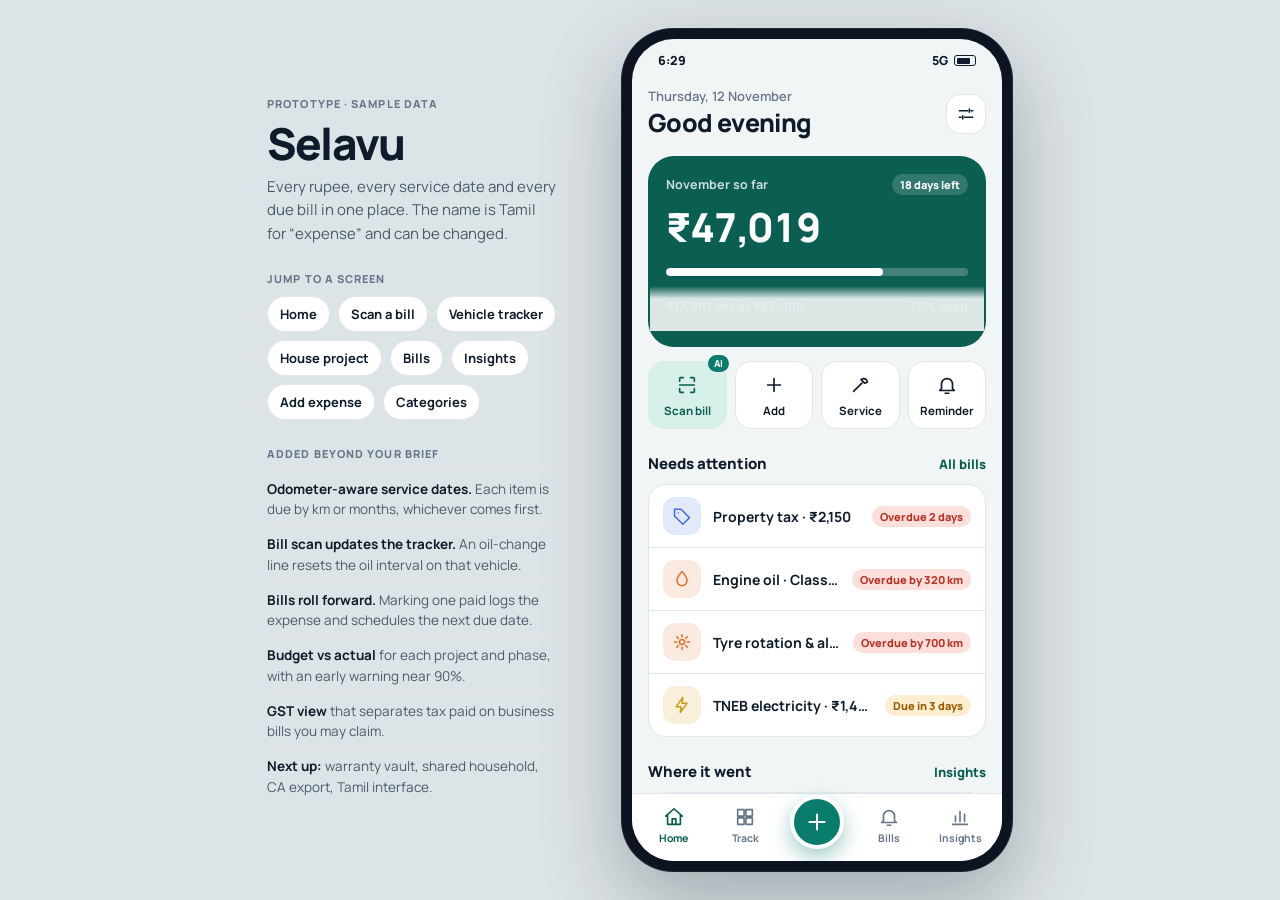
<file: public/assets/aistudio/Selavu_12ea3101.html>
<!doctype html><html><head><meta charset=utf8><meta name=viewport content="width=device-width,initial-scale=1,viewport-fit=cover"><style>:root{color-scheme:light;box-sizing:border-box;padding-top:env(safe-area-inset-top,0px);padding-bottom:env(safe-area-inset-bottom,0px)}html{scroll-padding-top:env(safe-area-inset-top,0px)}body{margin:0;padding:0;font:14px -apple-system,BlinkMacSystemFont,sans-serif;background:#fff;color:#000}img{max-width:100%}[hidden]:not([hidden=until-found i]){display:none!important}</style></head><body>
<title>Selavu</title>
<link rel="preconnect" href="https://fonts.googleapis.com">
<link rel="preconnect" href="https://fonts.gstatic.com" crossorigin>
<link href="https://fonts.googleapis.com/css2?family=Manrope:wght@400;500;600;700;800&family=IBM+Plex+Mono:wght@400;500;600&display=swap" rel="stylesheet">
<style>
/* Layout concept: a phone-sized app (framed on desktop, full-bleed on a phone) with a five-slot tab bar and a raised add button.
   Palette: cool paper-grey ground, deep teal as the single accent, one colour per spending category.
   Type: Manrope for the interface, IBM Plex Mono for bill and receipt data (GSTIN, HSN, tax lines). */
:root{
  --font-ui:'Manrope',system-ui,-apple-system,'Segoe UI',Roboto,sans-serif;
  --font-mono:'IBM Plex Mono',ui-monospace,Menlo,Consolas,monospace;
  --stage:#DDE4E7; --bezel:#0B1420;
  --bg:#F2F5F6; --surface:#FFFFFF; --sunk:#E7ECEF; --bar:#CBD6DB;
  --ink:#0D1B2A; --ink2:#4A5A6C; --ink3:#66768A; --line:#E0E6EA;
  --accent:#0A7C6B; --accent-ink:#075C50; --accent-soft:#D8F0EA; --on-accent:#FFFFFF;
  --hero:#0B5E52; --hero-fg:#FFFFFF;
  --ok:#17753F; --ok-soft:#DCF2E3; --warn:#9A5B00; --warn-soft:#FCEED0; --bad:#B83225; --bad-soft:#FADFDA;
  --c1:#E4702F; --c2:#3B6EE0; --c3:#2E9E6F; --c4:#D19A12; --c5:#8758D6; --c6:#D2457C; --c7:#12869B; --c8:#9A6B43; --c9:#5B6B80;
}
@media (prefers-color-scheme: dark){:root:not([data-theme="light"]){
  --stage:#070C11; --bg:#0B131B; --surface:#14202B; --sunk:#0F1A23; --bar:#2A3E4D;
  --ink:#EAF1F5; --ink2:#A3B2C0; --ink3:#8496A8; --line:#223240;
  --accent:#2CC3A7; --accent-ink:#5FE0C6; --accent-soft:#12372F; --on-accent:#04231D;
  --hero:#0F4A42; --hero-fg:#FFFFFF;
  --ok:#4CCB84; --ok-soft:#133522; --warn:#F0B04A; --warn-soft:#3A2B0E; --bad:#FF8A7A; --bad-soft:#3E1B17;
  --c1:#F08A4F; --c2:#6B96FF; --c3:#4CC48D; --c4:#EBBB45; --c5:#A98BF0; --c6:#EE6B9C; --c7:#35B5CB; --c8:#C48F66; --c9:#8DA0B5;
  color-scheme:dark}}
:root[data-theme="dark"]{
  --stage:#070C11; --bg:#0B131B; --surface:#14202B; --sunk:#0F1A23; --bar:#2A3E4D;
  --ink:#EAF1F5; --ink2:#A3B2C0; --ink3:#8496A8; --line:#223240;
  --accent:#2CC3A7; --accent-ink:#5FE0C6; --accent-soft:#12372F; --on-accent:#04231D;
  --hero:#0F4A42; --hero-fg:#FFFFFF;
  --ok:#4CCB84; --ok-soft:#133522; --warn:#F0B04A; --warn-soft:#3A2B0E; --bad:#FF8A7A; --bad-soft:#3E1B17;
  --c1:#F08A4F; --c2:#6B96FF; --c3:#4CC48D; --c4:#EBBB45; --c5:#A98BF0; --c6:#EE6B9C; --c7:#35B5CB; --c8:#C48F66; --c9:#8DA0B5;
  color-scheme:dark}

*{box-sizing:border-box}
html,body{height:100%}
body{margin:0;background:var(--stage);color:var(--ink);font-family:var(--font-ui);-webkit-font-smoothing:antialiased}
button{font:inherit;color:inherit;background:none;border:0;padding:0;cursor:pointer;-webkit-tap-highlight-color:transparent;text-align:inherit}
input,select{font:inherit;color:inherit}
h1,h2,h3,p,ul{margin:0;padding:0}
ul{list-style:none}
:focus-visible{outline:2px solid var(--accent);outline-offset:2px}
.num{font-variant-numeric:tabular-nums}
.mono{font-family:var(--font-mono)}
.sm{font-size:13px}.xs{font-size:11.5px}
.muted{color:var(--ink2)}.faint{color:var(--ink3)}

/* stage + device */
.stage{min-height:100%;display:flex;align-items:center;justify-content:center;gap:64px;padding-block:24px;
  padding-left:max(16px,env(safe-area-inset-left,0px));padding-right:max(16px,env(safe-area-inset-right,0px))}
.side{display:none;width:290px;flex:none}
@media (min-width:980px){.side{display:block}}
.side .eyebrow{font-size:11px;font-weight:800;letter-spacing:.1em;text-transform:uppercase;color:var(--ink3);margin:26px 0 10px}
.side h1{font-size:44px;font-weight:800;letter-spacing:-.04em;line-height:1}
.side .lede{margin-top:10px;color:var(--ink2);line-height:1.55;font-size:15px}
.jumps{display:flex;flex-wrap:wrap;gap:8px}
.jumps button{padding:8px 12px;border-radius:99px;background:var(--surface);border:1px solid var(--line);font-weight:700;font-size:13px}
.jumps button:hover{border-color:var(--accent);color:var(--accent-ink)}
.side li{font-size:13.5px;line-height:1.5;color:var(--ink2);padding:7px 0;border-top:1px solid var(--line)}
.side li b{color:var(--ink)}
.phone{position:relative;flex:none;width:392px;height:min(844px,calc(100dvh - 48px));min-height:640px;background:var(--bezel);border-radius:52px;padding:11px;box-shadow:0 30px 80px rgba(8,20,30,.28),0 0 0 1px rgba(255,255,255,.08) inset}
.device{position:relative;width:100%;height:100%;background:var(--bg);border-radius:42px;overflow:hidden;display:flex;flex-direction:column}
.sb{flex:none;height:34px;display:flex;align-items:flex-end;justify-content:space-between;padding:0 26px 4px;font-size:12.5px;font-weight:800}
.sb i{display:inline-block;width:22px;height:11px;border:1.5px solid currentColor;border-radius:3px;position:relative}
.sb i::after{content:"";position:absolute;inset:1.5px;right:5px;background:currentColor;border-radius:1px}
@media (max-width:520px){
  .stage{padding:0;display:block;height:100%}
  .phone{width:100%;height:100%;min-height:0;padding:0;border-radius:0;box-shadow:none}
  .device{border-radius:0}
  .sb{display:none}
}
.viewport{flex:1;min-height:0;position:relative;overflow:hidden}
.scr{position:absolute;inset:0;overflow-y:auto;overflow-x:hidden;overscroll-behavior:contain;
  padding-top:6px;padding-bottom:110px;padding-left:max(16px,env(safe-area-inset-left,0px));padding-right:max(16px,env(safe-area-inset-right,0px))}
.scr[data-v="add"]{padding-bottom:0}
.scr[data-step="cap"],.scr[data-step="read"]{padding:0;overflow:hidden;background:#0B1420}

/* tab bar */
.tabbar{flex:none;display:grid;grid-template-columns:repeat(5,1fr);align-items:end;background:var(--surface);border-top:1px solid var(--line);
  padding:8px max(6px,env(safe-area-inset-right,0px)) max(12px,env(safe-area-inset-bottom,0px)) max(6px,env(safe-area-inset-left,0px))}
.tab{display:flex;flex-direction:column;align-items:center;gap:3px;padding:4px 0;font-size:10.5px;font-weight:700;color:var(--ink3)}
.tab[aria-current="page"]{color:var(--accent-ink)}
.fab{width:54px;height:54px;border-radius:50%;background:var(--accent);color:var(--on-accent);display:grid;place-items:center;margin:-26px auto 0;box-shadow:0 8px 20px rgba(10,124,107,.38);border:4px solid var(--surface)}

/* shared parts */
.top{display:flex;align-items:center;justify-content:space-between;gap:12px;padding:8px 0 16px}
.t-h1{font-size:25px;font-weight:800;letter-spacing:-.025em}
.ib{width:40px;height:40px;border-radius:14px;display:grid;place-items:center;background:var(--surface);border:1px solid var(--line);flex:none}
.nav{display:flex;align-items:center;gap:10px;padding:6px 0 14px}
.nt{flex:1;font-size:18px;font-weight:800;letter-spacing:-.01em;min-width:0;white-space:nowrap;overflow:hidden;text-overflow:ellipsis}
.navr{display:flex;gap:8px}
.sec{display:flex;align-items:center;justify-content:space-between;margin:24px 0 10px}
.sec h2{font-size:15px;font-weight:800}
.link{color:var(--accent-ink);font-weight:800;font-size:13px}
.card{background:var(--surface);border:1px solid var(--line);border-radius:18px;padding:14px}
.list{background:var(--surface);border:1px solid var(--line);border-radius:18px;overflow:hidden}
.li{display:flex;align-items:center;gap:12px;padding:12px 14px;width:100%}
.li+.li{border-top:1px solid var(--line)}
.mid{flex:1;min-width:0;display:block}
.ttl{display:block;font-weight:700;font-size:14px;white-space:nowrap;overflow:hidden;text-overflow:ellipsis}
.sub{display:block;font-size:12px;color:var(--ink2);margin-top:2px}
.amt{font-weight:800;font-size:14px;white-space:nowrap;font-variant-numeric:tabular-nums}
.tile{width:38px;height:38px;border-radius:12px;display:grid;place-items:center;flex:none;color:var(--c);background:color-mix(in srgb,var(--c) 15%,var(--surface))}
.pill{display:inline-flex;align-items:center;gap:4px;padding:3px 8px;border-radius:99px;font-size:11px;font-weight:800;white-space:nowrap;background:var(--sunk);color:var(--ink2)}
.pill.ok{background:var(--ok-soft);color:var(--ok)}.pill.warn{background:var(--warn-soft);color:var(--warn)}.pill.bad{background:var(--bad-soft);color:var(--bad)}.pill.acc{background:var(--accent-soft);color:var(--accent-ink)}
.bar{display:block;height:8px;border-radius:99px;background:var(--sunk);overflow:hidden}
.bar i{display:block;height:100%;border-radius:99px;background:var(--accent)}
.bar.ok i{background:var(--ok)}.bar.warn i{background:var(--warn)}.bar.bad i{background:var(--bad)}
.bar.w{background:rgba(255,255,255,.22)}.bar.w i{background:#fff}
.row{display:flex;align-items:center}.between{justify-content:space-between}.g8{gap:8px}.g12{gap:12px}
.seg{display:flex;background:var(--sunk);border-radius:13px;padding:3px;gap:2px}
.seg button{flex:1;padding:9px 8px;border-radius:10px;font-weight:800;font-size:13px;color:var(--ink2);text-align:center}
.seg button[aria-pressed="true"]{background:var(--surface);color:var(--ink);box-shadow:0 1px 3px rgba(0,0,0,.12)}
.chips{display:flex;flex-wrap:wrap;gap:8px}
.chip{padding:8px 12px;border-radius:99px;border:1px solid var(--line);background:var(--surface);font-weight:700;font-size:13px;display:inline-flex;align-items:center;gap:6px}
.chip[aria-pressed="true"]{background:var(--accent-soft);border-color:var(--accent);color:var(--accent-ink)}
.chips.scroll{flex-wrap:nowrap;overflow-x:auto;margin-right:calc(-1 * max(16px,env(safe-area-inset-right,0px)));padding-bottom:4px}
.chips.scroll .chip{flex:none}
.btn{min-height:46px;border-radius:14px;padding:0 18px;font-weight:800;display:inline-flex;align-items:center;justify-content:center;gap:8px;font-size:15px;text-align:center}
.btn.pri{background:var(--accent);color:var(--on-accent)}
.btn.sec{background:var(--sunk)}
.btn.bad{background:var(--bad-soft);color:var(--bad)}
.btn.block{width:100%}
.btn.sm{min-height:34px;font-size:13px;padding:0 12px;border-radius:10px}
label,.lab{display:block;font-size:12px;font-weight:800;color:var(--ink2);margin:16px 0 7px;letter-spacing:.01em}
.inp{width:100%;height:46px;border-radius:13px;border:1px solid var(--line);background:var(--surface);padding:0 13px;font-size:15px;font-weight:600}
.inp:focus{outline:2px solid var(--accent);border-color:transparent}
select.inp{appearance:none;background-image:linear-gradient(45deg,transparent 50%,var(--ink3) 50%),linear-gradient(135deg,var(--ink3) 50%,transparent 50%);background-position:calc(100% - 20px) 20px,calc(100% - 15px) 20px;background-size:5px 5px;background-repeat:no-repeat;padding-right:34px}
.two{display:grid;grid-template-columns:1fr 1fr;gap:10px}
.note{display:flex;gap:10px;align-items:flex-start;padding:12px 14px;border-radius:14px;font-size:13px;font-weight:600;line-height:1.45}
.note.warn{background:var(--warn-soft);color:var(--warn)}.note.bad{background:var(--bad-soft);color:var(--bad)}.note.ok{background:var(--ok-soft);color:var(--ok)}.note.acc{background:var(--accent-soft);color:var(--accent-ink)}
.note svg{flex:none;margin-top:1px}

/* home */
.hero{background:var(--hero);color:var(--hero-fg);border-radius:26px;padding:18px 18px 16px}
.hero .lbl{font-size:12.5px;font-weight:700;opacity:.8}
.hero .big{font-size:40px;font-weight:800;letter-spacing:-.035em;margin:4px 0 14px;font-variant-numeric:tabular-nums}
.hero .foot{display:flex;justify-content:space-between;gap:8px;font-size:12.5px;font-weight:600;margin-top:10px;opacity:.9}
.hero .pill{background:rgba(255,255,255,.16);color:#fff}
.qa{display:grid;grid-template-columns:repeat(4,1fr);gap:8px;margin-top:14px}
.qa button{display:flex;flex-direction:column;align-items:center;gap:7px;padding:12px 4px 10px;background:var(--surface);border:1px solid var(--line);border-radius:16px;font-size:11.5px;font-weight:700;text-align:center;position:relative}
.qa button.hot{background:var(--accent-soft);border-color:transparent;color:var(--accent-ink)}
.qa .ai{position:absolute;top:-7px;right:-3px;background:var(--accent);color:var(--on-accent);font-size:9.5px;font-weight:800;padding:2px 6px;border-radius:99px}
.sbar{display:flex;gap:2px;height:12px;border-radius:99px;overflow:hidden}
.sbar i{display:block;min-width:3px}
.legend{display:grid;grid-template-columns:1fr 1fr;gap:8px 14px;margin-top:12px}
.legend span{display:flex;align-items:center;gap:7px;font-size:12px;font-weight:600;color:var(--ink2);min-width:0}
.legend b{color:var(--ink);margin-left:auto;font-variant-numeric:tabular-nums}
.dot{width:9px;height:9px;border-radius:3px;flex:none}

/* vehicle + project */
.vh .odo{font-size:34px;font-weight:800;letter-spacing:-.03em}
.vh .odo small{font-size:14px;font-weight:700;color:var(--ink2);margin-left:3px}
.stats3{display:grid;grid-template-columns:repeat(3,1fr);gap:8px;margin-top:14px;padding-top:14px;border-top:1px solid var(--line)}
.stats3 b{display:block;font-size:17px;font-weight:800;font-variant-numeric:tabular-nums}
.stats3 span{font-size:11.5px;color:var(--ink2);font-weight:600}
.item{display:block;width:100%;margin-bottom:10px}
.item .bar{margin:12px 0 8px;height:6px}
.item .next{display:block;font-size:12px;color:var(--ink2);font-weight:600}
.tl{position:relative;padding-left:18px;margin-left:4px;border-left:2px solid var(--line)}
.tl li{position:relative;padding:0 0 18px 14px}
.tl li::before{content:"";position:absolute;left:-26px;top:3px;width:12px;height:12px;border-radius:50%;background:var(--surface);border:3px solid var(--accent)}
.tl .when{font-weight:800;font-size:13.5px}
.tl .what{display:flex;flex-wrap:wrap;gap:6px;margin-top:8px}
.ph{padding:14px;background:var(--surface);border:1px solid var(--line);border-radius:16px;margin-bottom:10px}
.ph .r1{display:flex;justify-content:space-between;gap:10px;font-weight:700;font-size:14px;margin-bottom:9px}
.ph .r2{display:flex;justify-content:space-between;font-size:12px;color:var(--ink2);font-weight:600;margin-top:8px}

/* bills */
.cal{display:flex;gap:8px;overflow-x:auto;padding:2px 0 8px;margin-right:calc(-1 * max(16px,env(safe-area-inset-right,0px)))}
.day{flex:none;width:46px;padding:9px 0 8px;border-radius:15px;background:var(--surface);border:1px solid var(--line);text-align:center;display:flex;flex-direction:column;align-items:center;gap:3px}
.day small{font-size:10.5px;font-weight:700;color:var(--ink3)}
.day b{font-size:16px;font-weight:800;font-variant-numeric:tabular-nums}
.day i{width:6px;height:6px;border-radius:50%;background:transparent}
.day i.on{background:var(--warn)}.day i.late{background:var(--bad)}
.day.today{background:var(--accent);border-color:var(--accent);color:var(--on-accent)}
.day.today small{color:var(--on-accent);opacity:.85}
.sum3{display:grid;grid-template-columns:repeat(3,1fr);gap:8px}
.sum3 div{background:var(--surface);border:1px solid var(--line);border-radius:16px;padding:11px 10px}
.sum3 span{display:block;font-size:11px;font-weight:700;color:var(--ink2)}
.sum3 b{display:block;font-size:16px;font-weight:800;margin-top:3px;font-variant-numeric:tabular-nums}
.end{display:flex;flex-direction:column;align-items:flex-end;gap:7px}
.grp{font-size:12px;font-weight:800;letter-spacing:.06em;text-transform:uppercase;color:var(--ink3);margin:20px 0 8px}
.grp.bad{color:var(--bad)}

/* insights */
.chart{width:100%;height:auto;display:block}
.chart text{font-family:var(--font-ui);fill:var(--ink2);font-size:10.5px;font-weight:600}
.chart .grid{stroke:var(--line);stroke-width:1}
.cardlink{display:flex;gap:12px;align-items:flex-start;width:100%;margin-bottom:10px}
.cardlink p{font-size:13px;line-height:1.5;color:var(--ink2)}
.cardlink b{color:var(--ink);font-weight:800}

/* add */
.amtbox{display:flex;align-items:baseline;justify-content:center;gap:6px;padding:10px 0 2px}
.amtbox .cur{font-size:30px;font-weight:800;color:var(--ink3)}
.amtin{width:min(240px,70%);border:0;background:transparent;font-size:52px;font-weight:800;letter-spacing:-.03em;text-align:left;padding:0;outline:none;font-variant-numeric:tabular-nums;min-width:0}
.amtin::placeholder{color:var(--bar)}
.center{display:flex;justify-content:center}
.foot{position:sticky;bottom:0;margin:20px calc(-1 * max(16px,env(safe-area-inset-right,0px))) 0 calc(-1 * max(16px,env(safe-area-inset-left,0px)));padding:12px max(16px,env(safe-area-inset-right,0px)) max(16px,env(safe-area-inset-bottom,0px)) max(16px,env(safe-area-inset-left,0px));background:linear-gradient(to top,var(--bg) 72%,transparent)}
.lirow{display:grid;grid-template-columns:1fr 54px 78px 30px;gap:6px;margin-bottom:8px}
.lirow .inp{height:40px;padding:0 9px;font-size:14px}

/* scan */
.cam{position:absolute;inset:0;display:flex;flex-direction:column;color:#fff;background:#0B1420}
.cam .ct{display:flex;justify-content:space-between;align-items:center;padding:14px 16px 6px}
.cam .cb{width:40px;height:40px;border-radius:50%;background:rgba(255,255,255,.12);display:grid;place-items:center;color:#fff}
.vf{position:relative;flex:1;margin:10px 26px;display:grid;place-items:center}
.paper{width:78%;height:86%;background:#F7F4EC;border-radius:6px;transform:rotate(-2.5deg);padding:16px 14px;display:flex;flex-direction:column;gap:8px;box-shadow:0 20px 40px rgba(0,0,0,.4);position:relative;overflow:hidden}
.paper i{display:block;height:7px;border-radius:4px;background:#D9D4C6}
.paper i.h{height:11px;width:60%;background:#BDB6A3;margin:0 auto 6px}
.paper .sc{position:absolute;left:0;right:0;height:46px;top:-46px;background:linear-gradient(to bottom,transparent,rgba(44,195,167,.55));border-bottom:2px solid #2CC3A7;animation:sweep 1.9s ease-in-out infinite}
@keyframes sweep{0%{top:-46px}100%{top:100%}}
.cr{position:absolute;width:34px;height:34px;border:3px solid #fff;border-radius:6px}
.cr.a{top:0;left:0;border-right:0;border-bottom:0}.cr.b{top:0;right:0;border-left:0;border-bottom:0}.cr.c{bottom:0;left:0;border-right:0;border-top:0}.cr.d{bottom:0;right:0;border-left:0;border-top:0}
.cam .hint{text-align:center;font-size:13px;font-weight:600;opacity:.85;padding:0 24px}
.cam .types{display:flex;gap:6px;justify-content:center;flex-wrap:wrap;padding:10px 20px 0}
.cam .types span{font-size:11px;font-weight:700;padding:4px 9px;border-radius:99px;background:rgba(255,255,255,.12)}
.cam .ctl{display:flex;align-items:center;justify-content:space-around;padding:16px 24px max(28px,env(safe-area-inset-bottom,0px))}
.cam .ctl .sidebtn{display:flex;flex-direction:column;align-items:center;gap:6px;font-size:11px;font-weight:700;opacity:.9;width:60px}
.shutter{width:72px;height:72px;border-radius:50%;border:4px solid #fff;display:grid;place-items:center}
.shutter i{width:56px;height:56px;border-radius:50%;background:#fff;display:block}
.rs{margin:8px 26px 0;display:flex;flex-direction:column;gap:12px;padding-bottom:30px}
.rs li{display:flex;align-items:center;gap:10px;font-size:14px;font-weight:700;opacity:.45}
.rs li .ck{width:22px;height:22px;border-radius:50%;border:2px solid rgba(255,255,255,.4);display:grid;place-items:center;color:transparent}
.rs li.done{opacity:1}.rs li.done .ck{background:#2CC3A7;border-color:#2CC3A7;color:#04231D}
.meta{display:grid;grid-template-columns:1fr 1fr;gap:10px 14px}
.meta span{display:block;font-size:11px;font-weight:700;color:var(--ink3)}
.meta b{display:block;font-size:13px;font-weight:700;margin-top:2px;overflow-wrap:anywhere}
.conf{display:inline-flex;align-items:center;gap:5px}
.it{display:grid;grid-template-columns:1fr auto;gap:3px 12px;padding:12px 14px;width:100%;align-items:start}
.it+.it,.sbl{border-top:1px solid var(--line)}
.it .nm{font-weight:700;font-size:14px}
.it .dt{font-family:var(--font-mono);font-size:11.5px;color:var(--ink2)}
.it .am{font-family:var(--font-mono);font-weight:600;font-size:13.5px;text-align:right}
.it .fl{grid-column:1/-1;margin-top:4px}
.sbl{display:grid;grid-template-columns:1fr auto;gap:2px 12px;padding:8px 14px 8px 26px;font-family:var(--font-mono);font-size:11.5px;color:var(--ink2);background:var(--sunk)}
.tax{font-family:var(--font-mono);font-size:12.5px;display:flex;flex-direction:column;gap:7px}
.tax div{display:flex;justify-content:space-between;color:var(--ink2)}
.tax .tt{color:var(--ink);font-weight:600;font-size:15px;padding-top:9px;border-top:1px dashed var(--bar)}
.sw{display:flex;align-items:center;justify-content:space-between;gap:12px;width:100%}
.sw i{width:44px;height:26px;border-radius:99px;background:var(--bar);position:relative;flex:none;transition:background .15s}
.sw i::after{content:"";position:absolute;top:3px;left:3px;width:20px;height:20px;border-radius:50%;background:#fff;transition:transform .15s}
.sw[aria-pressed="true"] i{background:var(--accent)}.sw[aria-pressed="true"] i::after{transform:translateX(18px)}

/* sheet + toast */
.scrim{position:absolute;inset:0;background:rgba(5,12,20,.52);opacity:0;pointer-events:none;transition:opacity .2s;z-index:30}
.scrim.show{opacity:1;pointer-events:auto}
.sheet{position:absolute;left:0;right:0;bottom:0;z-index:31;background:var(--surface);border-radius:28px 28px 0 0;max-height:90%;overflow-y:auto;transform:translateY(105%);transition:transform .26s cubic-bezier(.2,.8,.2,1);visibility:hidden;
  padding:10px max(18px,env(safe-area-inset-right,0px)) max(22px,env(safe-area-inset-bottom,0px)) max(18px,env(safe-area-inset-left,0px))}
.sheet.show{transform:none;visibility:visible}
.grab{width:38px;height:4px;border-radius:4px;background:var(--bar);margin:0 auto 14px}
.sh-t{font-size:19px;font-weight:800;letter-spacing:-.015em;margin-bottom:4px}
.stack{display:flex;flex-direction:column;gap:10px;margin-top:18px}
.tiles{display:grid;grid-template-columns:1fr 1fr;gap:10px;margin-top:14px}
.tiles button{display:flex;flex-direction:column;gap:10px;padding:14px;border-radius:18px;background:var(--sunk);font-weight:800;font-size:14px;align-items:flex-start;position:relative}
.tiles button small{font-size:12px;font-weight:600;color:var(--ink2);margin-top:-6px}
.tiles button.hot{background:var(--accent-soft);color:var(--accent-ink)}
.tiles button.hot small{color:var(--accent-ink);opacity:.85}
.sw9{display:flex;gap:10px;flex-wrap:wrap}
.sw9 button{width:34px;height:34px;border-radius:50%;background:var(--c);border:3px solid var(--surface);box-shadow:0 0 0 2px transparent}
.sw9 button[aria-pressed="true"]{box-shadow:0 0 0 2px var(--ink)}
.icp button{width:40px;height:40px;border-radius:12px;display:grid;place-items:center;background:var(--sunk);color:var(--ink2)}
.icp button[aria-pressed="true"]{background:var(--accent-soft);color:var(--accent-ink);box-shadow:0 0 0 2px var(--accent)}
.toast{position:absolute;left:16px;right:16px;bottom:100px;z-index:40;background:var(--ink);color:var(--bg);padding:12px 14px;border-radius:14px;font-weight:700;font-size:13px;line-height:1.4;opacity:0;transform:translateY(8px);transition:opacity .2s,transform .2s;pointer-events:none}
.toast.show{opacity:1;transform:none}
@media (prefers-reduced-motion:reduce){*{animation:none!important;transition:none!important}}
</style>

<div class="stage">
  <aside class="side">
    <p class="eyebrow" style="margin-top:0">Prototype · sample data</p>
    <h1>Selavu</h1>
    <p class="lede">Every rupee, every service date and every due bill in one place. The name is Tamil for “expense” and can be changed.</p>
    <p class="eyebrow">Jump to a screen</p>
    <div class="jumps">
      <button data-act="jump" data-to="home">Home</button>
      <button data-act="jump" data-to="scan">Scan a bill</button>
      <button data-act="jump" data-to="vehicle" data-id="v1">Vehicle tracker</button>
      <button data-act="jump" data-to="project" data-id="p1">House project</button>
      <button data-act="jump" data-to="bills">Bills</button>
      <button data-act="jump" data-to="insights">Insights</button>
      <button data-act="jump" data-to="add">Add expense</button>
      <button data-act="jump" data-to="cats">Categories</button>
    </div>
    <p class="eyebrow">Added beyond your brief</p>
    <ul>
      <li><b>Odometer-aware service dates.</b> Each item is due by km or months, whichever comes first.</li>
      <li><b>Bill scan updates the tracker.</b> An oil-change line resets the oil interval on that vehicle.</li>
      <li><b>Bills roll forward.</b> Marking one paid logs the expense and schedules the next due date.</li>
      <li><b>Budget vs actual</b> for each project and phase, with an early warning near 90%.</li>
      <li><b>GST view</b> that separates tax paid on business bills you may claim.</li>
      <li><b>Next up:</b> warranty vault, shared household, CA export, Tamil interface.</li>
    </ul>
  </aside>

  <div class="phone">
    <div class="device" id="app">
      <div class="sb"><span>6:29</span><span style="display:flex;gap:6px;align-items:center">5G <i></i></span></div>
      <div class="viewport" id="view"></div>
      <nav class="tabbar" id="tabs" aria-label="Main">
        <button class="tab" data-act="tab" data-t="home" id="t-home"></button>
        <button class="tab" data-act="tab" data-t="track" id="t-track"></button>
        <button class="fab" data-act="fab" aria-label="Add"></button>
        <button class="tab" data-act="tab" data-t="bills" id="t-bills"></button>
        <button class="tab" data-act="tab" data-t="insights" id="t-insights"></button>
      </nav>
      <div class="scrim" id="scrim" data-act="closeSheet"></div>
      <div class="sheet" id="sheet" role="dialog" aria-modal="true" aria-label="Details"></div>
      <div class="toast" id="toast" role="status" aria-live="polite"></div>
    </div>
  </div>
</div>

<script>
(function(){
'use strict';
var TODAY=new Date(2026,10,12),DAY=864e5,BUDGET=65000;
var MON=['Jan','Feb','Mar','Apr','May','Jun','Jul','Aug','Sep','Oct','Nov','Dec'];
var $=function(s,r){return (r||document).querySelector(s)};
var esc=function(s){return String(s==null?'':s).replace(/[&<>"]/g,function(c){return {'&':'&amp;','<':'&lt;','>':'&gt;','"':'&quot;'}[c]})};
var inr=function(n,d){return '₹'+Number(n).toLocaleString('en-IN',{minimumFractionDigits:d||0,maximumFractionDigits:d||0})};
var nf=function(n){return Number(n).toLocaleString('en-IN')};
var lakh=function(n){if(n>=1e7)return '₹'+(n/1e7).toFixed(2).replace(/\.?0+$/,'')+' Cr';if(n>=1e5)return '₹'+(n/1e5).toFixed(2).replace(/\.?0+$/,'')+' L';return inr(n)};
var D=function(y,m,d){return new Date(y,m-1,d)};
var fd=function(d){return d.getDate()+' '+MON[d.getMonth()]+(d.getFullYear()!==2026?' '+d.getFullYear():'')};
var days=function(a,b){return Math.round((a-b)/DAY)};
var addM=function(d,m){return new Date(d.getFullYear(),d.getMonth()+m,d.getDate())};
var iso=function(d){return d.getFullYear()+'-'+String(d.getMonth()+1).padStart(2,'0')+'-'+String(d.getDate()).padStart(2,'0')};
var fromIso=function(s){var p=s.split('-');return new Date(+p[0],+p[1]-1,+p[2])};

var ICONS={
home:'M3 11l9-8 9 8M5 10v10h14V10M10 20v-6h4v6',grid:'M4 4h7v7H4zM13 4h7v7h-7zM4 13h7v7H4zM13 13h7v7h-7z',plus:'M12 5v14M5 12h14',
bell:'M6 16v-5a6 6 0 1112 0v5l2 2H4zM10 21h4',chart:'M4 20h16M7 17v-6M12 17V6M17 17v-8',
scan:'M4 8V5a1 1 0 011-1h3M16 4h3a1 1 0 011 1v3M20 16v3a1 1 0 01-1 1h-3M8 20H5a1 1 0 01-1-1v-3M4 12h16',
car:'M5 16l1.5-5.5A2 2 0 018.4 9h7.2a2 2 0 011.9 1.5L19 16M3 16h18v3H3zM7 19v1.5M17 19v1.5M7 13h.01M17 13h.01',
bike:'M5.5 18a3 3 0 100-6 3 3 0 000 6zM18.5 18a3 3 0 100-6 3 3 0 000 6zM5.5 15l4-7h5l4 7M9 8l3 7h2M8 6h3',
wrench:'M14 7l3 3M5 19l9-9M16 5a4 4 0 014 4l-3 1-4-4z',drop:'M12 3s6 6.5 6 11a6 6 0 01-12 0c0-4.5 6-11 6-11z',
fuel:'M5 20V5a1 1 0 011-1h7a1 1 0 011 1v15M4 20h11M14 9h2.5a1.5 1.5 0 011.5 1.5V16a1.5 1.5 0 003 0V9l-2-2M7 8h5',
bolt:'M13 3L5 14h6l-1 7 8-11h-6z',tv:'M3 6h18v11H3zM8 21h8M12 17v4',building:'M5 21V4h9v17M14 9h5v12M8 8h3M8 12h3M8 16h3M3 21h18',
tag:'M3 12V4h8l10 10-8 8zM7.5 8.5h.01',chev:'M9 6l6 6-6 6',back:'M15 6l-6 6 6 6',check:'M5 12.5l4.5 4.5L19 7',x:'M6 6l12 12M18 6L6 18',
camera:'M4 8h3l2-3h6l2 3h3v11H4zM12 17a3.5 3.5 0 100-7 3.5 3.5 0 000 7z',edit:'M4 20h4L19 9l-4-4L4 16zM13 7l4 4',
trash:'M5 7h14M10 7V4h4v3M7 7l1 13h8l1-13',cal:'M4 6h16v14H4zM4 10h16M8 3v4M16 3v4',search:'M11 18a7 7 0 100-14 7 7 0 000 14zM20 20l-4-4',
sliders:'M4 8h10M18 8h2M4 16h2M10 16h10M16 6v4M8 14v4',sparkle:'M12 3l1.8 5.2L19 10l-5.2 1.8L12 17l-1.8-5.2L5 10l5.2-1.8zM19 16l.8 2.2L22 19l-2.2.8L19 22l-.8-2.2L16 19l2.2-.8z',
rupee:'M7 5h10M7 9h10M8 5c4.5 0 6 1.7 6 4s-1.5 4-6 4l7 7',shield:'M12 3l8 3v6c0 5-3.5 8-8 9-4.5-1-8-4-8-9V6z',
repeat:'M17 2l3 3-3 3M4 11V9a4 4 0 014-4h12M7 22l-3-3 3-3M20 13v2a4 4 0 01-4 4H4',file:'M6 3h8l4 4v14H6zM14 3v4h4M9 13h6M9 17h6',
trend:'M3 17l6-6 4 4 8-8M15 7h6v6',alert:'M12 4l9 16H3zM12 10v4M12 17h.01',clock:'M12 21a9 9 0 100-18 9 9 0 000 18zM12 7v5l3 2',
bag:'M5 8h14l-1 12H6zM9 8a3 3 0 016 0',heart:'M12 20s-7-4.5-7-10a4 4 0 017-2.5A4 4 0 0119 10c0 5.5-7 10-7 10z',
fork:'M7 3v8M5 3v5a2 2 0 004 0V3M7 11v10M17 3c-2 2-3 5-3 8h3v10',wifi:'M2 9a15 15 0 0120 0M5 12.5a10 10 0 0114 0M8.5 16a5 5 0 017 0M12 19.5h.01',
link:'M10 14a4 4 0 005.7 0l3-3a4 4 0 00-5.7-5.7l-1 1M14 10a4 4 0 00-5.7 0l-3 3a4 4 0 005.7 5.7l1-1',
image:'M4 5h16v14H4zM4 16l5-5 4 4 3-3 4 4M9 9.5h.01',gear:'M12 15a3 3 0 100-6 3 3 0 000 6zM12 3v3M12 18v3M3 12h3M18 12h3M5.6 5.6l2.1 2.1M16.3 16.3l2.1 2.1M18.4 5.6l-2.1 2.1M7.7 16.3l-2.1 2.1'};
var icon=function(n,s){s=s||22;return '<svg viewBox="0 0 24 24" width="'+s+'" height="'+s+'" fill="none" stroke="currentColor" stroke-width="1.8" stroke-linecap="round" stroke-linejoin="round" aria-hidden="true"><path d="'+(ICONS[n]||ICONS.tag)+'"/></svg>'};
var tile=function(ic,c,s){return '<span class="tile" style="--c:var(--c'+c+')">'+icon(ic,s||20)+'</span>'};

/* ---------- state ---------- */
var nid=100;
var S={
  view:'home',params:{},hist:[],keep:false,seg:'veh',ins:'m',pseg:'budget',filter:'all',q:'',draft:null,sh:{},scan:null,timer:null,
  cats:[
    {id:'veh',name:'Vehicle',icon:'car',c:1,subs:['Fuel','Service','Insurance','Parking & tolls','Accessories']},
    {id:'home',name:'Home & construction',icon:'house',c:2,subs:['Materials','Labour','Fixtures','Repairs']},
    {id:'groc',name:'Groceries & household',icon:'bag',c:3,subs:['Groceries','Cleaning','Kitchen']},
    {id:'util',name:'Utilities',icon:'bolt',c:4,subs:['EB bill','Water','Gas','Internet','Mobile']},
    {id:'subs',name:'Subscriptions',icon:'tv',c:5,subs:['OTT','Music','Apps & cloud']},
    {id:'hlth',name:'Health',icon:'heart',c:6,subs:['Pharmacy','Doctor','Tests']},
    {id:'biz',name:'Business',icon:'building',c:7,subs:['Rent','Equipment','Marketing','Legal & fees']},
    {id:'food',name:'Food & dining',icon:'fork',c:8,subs:['Restaurants','Delivery','Cafes']},
    {id:'fin',name:'Loans & cards',icon:'rupee',c:9,subs:['Home loan EMI','Credit card','Personal loan']}],
  exp:[
    {id:1,t:'Reliance Fresh',a:2846,d:D(2026,11,11),cat:'groc',sub:'Groceries',mode:'UPI'},
    {id:2,t:'Petrol, Classic 350',a:1200,d:D(2026,11,10),cat:'veh',sub:'Fuel',mode:'UPI'},
    {id:3,t:'Netflix',a:649,d:D(2026,11,9),cat:'subs',sub:'OTT',mode:'Card'},
    {id:4,t:'TNEB bill',a:1184,d:D(2026,11,7),cat:'util',sub:'EB bill',mode:'UPI'},
    {id:5,t:'Swiggy',a:482,d:D(2026,11,6),cat:'food',sub:'Delivery',mode:'UPI'},
    {id:6,t:'Pharmacy',a:640,d:D(2026,11,5),cat:'hlth',sub:'Pharmacy',mode:'Cash'},
    {id:7,t:'Cement, 50 bags',a:19500,d:D(2026,11,4),cat:'home',sub:'Materials',mode:'Bank'},
    {id:8,t:'Airtel broadband',a:1179,d:D(2026,11,3),cat:'util',sub:'Internet',mode:'Card'},
    {id:9,t:'Petrol, Classic 350',a:1150,d:D(2026,11,2),cat:'veh',sub:'Fuel',mode:'UPI'},
    {id:10,t:'Office rent',a:18000,d:D(2026,11,2),cat:'biz',sub:'Rent',mode:'Bank'},
    {id:11,t:'YouTube Premium family',a:189,d:D(2026,11,1),cat:'subs',sub:'OTT',mode:'Card'}],
  bills:[
    {id:'b1',name:'Property tax',amt:2150,due:D(2026,11,10),rep:'Half-yearly',cat:'home',sub:'Repairs',icon:'house'},
    {id:'b2',name:'TNEB electricity',amt:1420,due:D(2026,11,15),rep:'Bi-monthly',cat:'util',sub:'EB bill',icon:'bolt'},
    {id:'b3',name:'HDFC credit card',amt:18260,due:D(2026,11,18),rep:'Monthly',cat:'fin',sub:'Credit card',icon:'rupee'},
    {id:'b4',name:'Classic 350 insurance',amt:4120,due:D(2026,11,30),rep:'Yearly',cat:'veh',sub:'Insurance',icon:'shield'},
    {id:'b5',name:'Netflix',amt:649,due:D(2026,11,28),rep:'Monthly',cat:'subs',sub:'OTT',icon:'tv',auto:true},
    {id:'b6',name:'Office rent',amt:18000,due:D(2026,12,1),rep:'Monthly',cat:'biz',sub:'Rent',icon:'building'},
    {id:'b8',name:'Airtel broadband',amt:1179,due:D(2026,12,3),rep:'Monthly',cat:'util',sub:'Internet',icon:'wifi'},
    {id:'b7',name:'Home loan EMI',amt:24500,due:D(2026,12,5),rep:'Monthly',cat:'fin',sub:'Home loan EMI',icon:'rupee'},
    {id:'b9',name:'Home loan EMI',amt:24500,due:D(2026,11,5),rep:'Monthly',cat:'fin',sub:'Home loan EMI',icon:'rupee',paid:true,paidOn:D(2026,11,5)},
    {id:'b10',name:'Airtel broadband',amt:1179,due:D(2026,11,3),rep:'Monthly',cat:'util',sub:'Internet',icon:'wifi',paid:true,paidOn:D(2026,11,3)}],
  veh:[
    {id:'v1',name:'Royal Enfield Classic 350',short:'Classic 350',type:'bike',plate:'TN 99 AB 4821',odo:18420,kmpl:34,
     items:[
      {id:'oil',n:'Engine oil',ic:'drop',km:3000,mo:6,ld:D(2026,6,3),lk:15100},
      {id:'oilf',n:'Oil filter',ic:'wrench',km:6000,mo:12,ld:D(2026,6,3),lk:15100},
      {id:'chain',n:'Chain & sprockets',ic:'link',km:20000,mo:36,ld:D(2025,1,14),lk:2400},
      {id:'lube',n:'Chain lube & tension',ic:'link',km:500,mo:1,ld:D(2026,10,21),lk:18000},
      {id:'align',n:'Wheel alignment & balance',ic:'gear',km:10000,mo:12,ld:D(2025,11,20),lk:9800},
      {id:'gen',n:'General service',ic:'wrench',km:6000,mo:6,ld:D(2026,6,3),lk:15100},
      {id:'air',n:'Air filter',ic:'wrench',km:9000,mo:12,ld:D(2026,6,3),lk:15100},
      {id:'brake',n:'Brake pads',ic:'gear',km:15000,mo:24,ld:D(2026,2,11),lk:12200},
      {id:'ins',n:'Insurance renewal',ic:'shield',km:0,mo:12,ld:D(2025,11,30),lk:0}],
     hist:[{d:D(2026,6,3),km:15100,shop:'Sri Vel Two-Wheeler Care',amt:3840,items:['Engine oil','Oil filter','Air filter','General service']},
           {d:D(2026,2,11),km:12200,shop:'Sri Vel Two-Wheeler Care',amt:2900,items:['Brake pads','Chain lube']},
           {d:D(2025,11,20),km:9800,shop:'Sri Vel Two-Wheeler Care',amt:1650,items:['Wheel alignment','Balance']}]},
    {id:'v2',name:'Maruti Swift VXi',short:'Swift',type:'car',plate:'TN 99 CD 1177',odo:41200,kmpl:17,
     items:[
      {id:'oil',n:'Engine oil & filter',ic:'drop',km:10000,mo:12,ld:D(2026,3,18),lk:34800},
      {id:'tyre',n:'Tyre rotation & alignment',ic:'gear',km:10000,mo:12,ld:D(2025,12,9),lk:30500},
      {id:'ac',n:'AC service',ic:'wrench',km:0,mo:12,ld:D(2026,4,22),lk:0},
      {id:'batt',n:'Battery check',ic:'bolt',km:0,mo:24,ld:D(2025,2,10),lk:0},
      {id:'ins',n:'Insurance renewal',ic:'shield',km:0,mo:12,ld:D(2025,12,20),lk:0}],
     hist:[{d:D(2026,3,18),km:34800,shop:'Kovai Maruti Service',amt:5200,items:['Engine oil & filter','Air filter']}]}],
  proj:[
    {id:'p1',name:'House construction',sub:'Phase 2 · structure and finishing',icon:'house',c:2,budget:4500000,
     phases:[{n:'Foundation & plinth',b:600000,s:585000},{n:'Columns & slab',b:1400000,s:1260000},{n:'Brickwork & plaster',b:700000,s:420000},{n:'Electrical & plumbing',b:550000,s:110000},{n:'Flooring & tiles',b:600000,s:0},{n:'Interiors & carpentry',b:650000,s:0}],
     vendors:[{n:'Ravi Constructions',r:'Main contractor',q:2800000,p:2150000},{n:'Sri Balaji Hardware',r:'Cement & steel',q:900000,p:812000},{n:'Kumar Electricals',r:'Wiring and fittings',q:350000,p:110000}],
     pays:[{d:D(2026,11,4),t:'Cement, 50 bags',a:19500,v:'Sri Balaji Hardware'},{d:D(2026,10,28),t:'Slab shuttering labour',a:180000,v:'Ravi Constructions'},{d:D(2026,10,19),t:'Steel, 2.4 tonnes',a:168000,v:'Sri Balaji Hardware'},{d:D(2026,10,6),t:'Contractor, stage 4',a:350000,v:'Ravi Constructions'}]},
    {id:'p2',name:'Studio setup',sub:'New company · registration and fit-out',icon:'building',c:7,budget:800000,
     phases:[{n:'Registration & legal',b:45000,s:38500},{n:'Deposit & rent advance',b:200000,s:180000},{n:'Furniture & fit-out',b:300000,s:120000},{n:'Equipment & software',b:180000,s:46500},{n:'Launch marketing',b:75000,s:0}],
     vendors:[{n:'Aadhya Legal',r:'Company registration',q:45000,p:38500},{n:'WorkNest Interiors',r:'Fit-out',q:300000,p:120000}],
     pays:[{d:D(2026,10,30),t:'Fit-out advance',a:120000,v:'WorkNest Interiors'},{d:D(2026,10,12),t:'Registration fees',a:38500,v:'Aadhya Legal'}]}]
};
var P5={home:105600,biz:94000,veh:26500,groc:14000,util:11700,subs:4200,hlth:5800,food:2700};
var TREND=[['Jun',48200],['Jul',51900],['Aug',44300],['Sep',58700],['Oct',61400]];
var SUGG={bike:[['Spark plug','wrench',8000,12],['Fork oil','drop',12000,24],['Clutch & brake cables','link',12000,24],['Brake fluid','drop',0,24],['Tyres (replace)','gear',25000,48],['Battery','bolt',0,36],['Wheel bearings','wrench',30000,48]],
  car:[['Spark plugs','wrench',30000,36],['Coolant','drop',40000,24],['Brake fluid','drop',0,24],['Wiper blades','wrench',0,12],['Timing belt','gear',60000,60],['Wheel balancing','gear',10000,12],['Pollution certificate','file',0,6]]};
var VTPL={bike:[['oil','Engine oil','drop',3000,6],['oilf','Oil filter','wrench',6000,12],['lube','Chain lube & tension','link',500,1],['chain','Chain & sprockets','link',20000,36],['air','Air filter','wrench',9000,12],['brake','Brake pads','gear',15000,24],['align','Wheel alignment & balance','gear',10000,12],['ins','Insurance renewal','shield',0,12]],
  car:[['oil','Engine oil & filter','drop',10000,12],['tyre','Tyre rotation & alignment','gear',10000,12],['ac','AC service','wrench',0,12],['batt','Battery check','bolt',0,24],['air','Air filter','wrench',15000,24],['ins','Insurance renewal','shield',0,12]]};
var PTPL={'House build':[['Foundation',13],['Structure',31],['Brickwork & plaster',16],['Electrical & plumbing',12],['Flooring & tiles',13],['Interiors',15]],
  'Business setup':[['Registration & legal',6],['Deposit & advance',25],['Fit-out',37],['Equipment',22],['Launch marketing',10]],
  'Renovation':[['Demolition & prep',10],['Civil work',30],['Electrical & plumbing',20],['Tiles & flooring',20],['Painting & finishing',20]],
  'Event':[['Venue',35],['Catering',30],['Clothes & jewellery',20],['Photography',8],['Other',7]]};
var REP={'Monthly':1,'Bi-monthly':2,'Half-yearly':6,'Yearly':12,'Once':0};
var MODES=['UPI','Cash','Card','Bank'];

/* ---------- helpers ---------- */
var gc=function(id){return S.cats.filter(function(c){return c.id===id})[0]||{id:id,name:'Other',icon:'tag',c:9,subs:[]}};
var gv=function(id){return S.veh.filter(function(v){return v.id===id})[0]};
var gp=function(id){return S.proj.filter(function(v){return v.id===id})[0]};
var inMonth=function(e){return e.d.getMonth()===10&&e.d.getFullYear()===2026};
var monthTotal=function(){return S.exp.filter(inMonth).reduce(function(a,e){return a+e.a},0)};
function catTotals(seg){var m={};S.exp.filter(inMonth).forEach(function(e){m[e.cat]=(m[e.cat]||0)+e.a});
  if(seg==='6')Object.keys(P5).forEach(function(k){m[k]=(m[k]||0)+P5[k]});
  return Object.keys(m).map(function(k){var c=gc(k);return {id:k,n:c.name,c:c.c,ic:c.icon,v:m[k]}}).sort(function(a,b){return b.v-a.v})}
function st(v,it){var kl=it.km?it.lk+it.km-v.odo:null,nd=addM(it.ld,it.mo),dl=days(nd,TODAY),s='ok';
  if((kl!==null&&kl<0)||dl<0)s='bad';else if((kl!==null&&kl<it.km*0.15)||dl<30)s='warn';
  return {kl:kl,dl:dl,nd:nd,s:s,nk:it.km?it.lk+it.km:null}}
function stxt(v,it,x){
  if(x.s==='bad')return x.kl!==null&&x.kl<0?'Overdue by '+nf(-x.kl)+' km':'Overdue '+(-x.dl)+' days';
  if(x.kl!==null&&(x.s==='warn'?x.kl<it.km*0.15:x.dl>=60))return nf(x.kl)+' km left';
  return x.dl<=0?'Due today':x.dl+' days left'}
function usage(v,it){var u=0;if(it.km)u=(v.odo-it.lk)/it.km;var nd=addM(it.ld,it.mo);if(it.mo){u=Math.max(u,(TODAY-it.ld)/(nd-it.ld))}return Math.max(0,u)}
function nextTxt(it,x){return 'Next: '+(it.km?nf(x.nk)+' km or ':'')+fd(x.nd)}
function attention(){var out=[];
  S.veh.forEach(function(v){v.items.forEach(function(it){var x=st(v,it);if(x.s!=='ok')out.push({sev:x.s==='bad'?0:1,w:x.dl,ic:it.ic,c:1,t:it.n+' · '+v.short,s:stxt(v,it,x),p:x.s,act:'vehicle',id:v.id})})});
  S.bills.filter(function(b){return !b.paid}).forEach(function(b){var dl=days(b.due,TODAY);if(dl<=7)out.push({sev:dl<0?0:1,w:dl,ic:b.icon,c:gc(b.cat).c,t:b.name+' · '+inr(b.amt),s:dl<0?'Overdue '+(-dl)+' days':dl===0?'Due today':'Due in '+dl+' days',p:dl<0?'bad':'warn',act:'bills'})});
  return out.sort(function(a,b){return a.sev-b.sev||a.w-b.w})}
var nav=function(t,r){return '<header class="nav"><button class="ib" data-act="back" aria-label="Back">'+icon('back')+'</button><h1 class="nt">'+t+'</h1><span class="navr">'+(r||'')+'</span></header>'};
var expRow=function(e){var c=gc(e.cat);return '<button class="li" data-act="expOpen" data-id="'+e.id+'">'+tile(c.icon,c.c)+'<span class="mid"><span class="ttl">'+esc(e.t)+'</span><span class="sub">'+esc(c.name)+' · '+fd(e.d)+'</span></span><span class="amt">'+inr(e.a)+'</span></button>'};

/* ---------- views ---------- */
var V={};
V.home=function(){
  var tot=monthTotal(),pct=Math.min(100,Math.round(tot/BUDGET*100)),att=attention().slice(0,4),ct=catTotals('m'),sum=ct.reduce(function(a,x){return a+x.v},0);
  var recent=S.exp.slice().sort(function(a,b){return b.d-a.d||b.id-a.id}).slice(0,6);
  return '<header class="top"><div><p class="faint sm" style="font-weight:600">Thursday, 12 November</p><h1 class="t-h1">Good evening</h1></div><button class="ib" data-act="go" data-v="cats" aria-label="Categories and settings">'+icon('sliders',20)+'</button></header>'+
  '<section class="hero" aria-label="This month"><div class="row between"><span class="lbl">November so far</span><span class="pill">18 days left</span></div>'+
  '<div class="big">'+inr(tot)+'</div><span class="bar w"><i style="width:'+pct+'%"></i></span>'+
  '<div class="foot"><span>'+inr(Math.max(0,BUDGET-tot))+' left of '+inr(BUDGET)+'</span><span>'+pct+'% used</span></div></section>'+
  '<div class="qa"><button class="hot" data-act="go" data-v="scan"><span class="ai">AI</span>'+icon('scan')+'Scan bill</button><button data-act="go" data-v="add">'+icon('plus')+'Add</button><button data-act="go" data-v="add" data-cat="veh" data-sub="Service">'+icon('wrench')+'Service</button><button data-act="billNew">'+icon('bell')+'Reminder</button></div>'+
  '<div class="sec"><h2>Needs attention</h2><button class="link" data-act="tab" data-t="bills">All bills</button></div><div class="list">'+
  att.map(function(a){return '<button class="li" data-act="'+(a.act==='bills'?'tab':'go')+'" data-t="bills" data-v="vehicle" data-id="'+(a.id||'')+'">'+tile(a.ic,a.c)+'<span class="mid"><span class="ttl">'+esc(a.t)+'</span></span><span class="pill '+a.p+'">'+a.s+'</span></button>'}).join('')+'</div>'+
  '<div class="sec"><h2>Where it went</h2><button class="link" data-act="tab" data-t="insights">Insights</button></div><div class="card"><div class="sbar" role="img" aria-label="Spending split by category">'+
  ct.map(function(x){return '<i style="flex:'+x.v+';background:var(--c'+x.c+')"></i>'}).join('')+'</div><div class="legend">'+
  ct.slice(0,4).map(function(x){return '<span><i class="dot" style="background:var(--c'+x.c+')"></i>'+esc(x.n.split(' & ')[0])+'<b>'+Math.round(x.v/sum*100)+'%</b></span>'}).join('')+'</div></div>'+
  '<div class="sec"><h2>Recent</h2><button class="link" data-act="go" data-v="activity">See all</button></div><div class="list">'+recent.map(expRow).join('')+'</div>'};

V.track=function(){
  var body=S.seg==='veh'?
   S.veh.map(function(v){var rows=v.items.map(function(it){return {it:it,x:st(v,it)}}),nb=rows.filter(function(r){return r.x.s==='bad'}).length,nw=rows.filter(function(r){return r.x.s==='warn'}).length;
     var top=rows.slice().sort(function(a,b){return {bad:0,warn:1,ok:2}[a.x.s]-{bad:0,warn:1,ok:2}[b.x.s]||a.x.dl-b.x.dl})[0];
     return '<button class="card item" data-act="go" data-v="vehicle" data-id="'+v.id+'"><span class="row g12">'+tile(v.type,1,22)+'<span class="mid"><span class="ttl">'+esc(v.name)+'</span><span class="sub">'+esc(v.plate)+' · '+nf(v.odo)+' km</span></span>'+icon('chev',18)+'</span>'+
     '<span class="row g8" style="margin-top:12px;flex-wrap:wrap">'+(nb?'<span class="pill bad">'+nb+' overdue</span>':'')+(nw?'<span class="pill warn">'+nw+' due soon</span>':'')+(!nb&&!nw?'<span class="pill ok">All up to date</span>':'')+'</span>'+
     '<span class="next" style="margin-top:10px">'+esc(top.it.n)+' · '+stxt(v,top.it,top.x)+'</span></button>'}).join('')+
     '<button class="btn sec block" data-act="vehNew">'+icon('plus',18)+' Add vehicle</button>'
   :S.proj.map(function(p){var sp=p.phases.reduce(function(a,x){return a+x.s},0),pc=sp/p.budget;
     return '<button class="card item" data-act="go" data-v="project" data-id="'+p.id+'"><span class="row g12">'+tile(p.icon,p.c,22)+'<span class="mid"><span class="ttl">'+esc(p.name)+'</span><span class="sub">'+esc(p.sub)+'</span></span>'+icon('chev',18)+'</span>'+
     '<span class="row between" style="margin-top:14px;font-weight:800"><span class="num">'+lakh(sp)+' <span class="faint" style="font-weight:600">of '+lakh(p.budget)+'</span></span><span class="pill acc">'+Math.round(pc*100)+'%</span></span><span class="bar" style="margin-top:9px"><i style="width:'+Math.min(100,pc*100)+'%"></i></span></button>'}).join('')+
     '<button class="btn sec block" data-act="projNew">'+icon('plus',18)+' New project</button>';
  return '<header class="top"><h1 class="t-h1">Track</h1></header><div class="seg" role="group" aria-label="Track"><button data-act="seg" data-k="seg" data-val="veh" aria-pressed="'+(S.seg==='veh')+'">Vehicles</button><button data-act="seg" data-k="seg" data-val="proj" aria-pressed="'+(S.seg==='proj')+'">Projects</button></div><div style="margin-top:16px">'+body+'</div>'};

V.vehicle=function(p){
  var v=gv(p.id),rows=v.items.map(function(it){return {it:it,x:st(v,it)}}).sort(function(a,b){return {bad:0,warn:1,ok:2}[a.x.s]-{bad:0,warn:1,ok:2}[b.x.s]||a.x.dl-b.x.dl}),
   nb=rows.filter(function(r){return r.x.s==='bad'}).length,nw=rows.filter(function(r){return r.x.s==='warn'}).length,spent=v.hist.reduce(function(a,h){return a+h.amt},0);
  return nav(esc(v.short))+
  '<div class="card vh"><div class="row between"><div><span class="faint xs" style="font-weight:800;letter-spacing:.08em">ODOMETER</span><div class="odo num">'+nf(v.odo)+'<small>km</small></div></div><button class="btn sec sm" data-act="odo" data-id="'+v.id+'">Update</button></div>'+
  '<div class="stats3"><div><b>'+v.kmpl+'</b><span>km/l average</span></div><div><b>'+inr(spent)+'</b><span>service spend</span></div><div><b>'+v.items.length+'</b><span>items tracked</span></div></div></div>'+
  (nb||nw?'<div class="note '+(nb?'bad':'warn')+'" style="margin-top:12px">'+icon('alert',18)+'<span>'+(nb?nb+' overdue':'')+(nb&&nw?' and ':'')+(nw?nw+' due soon':'')+'. Tap an item to mark it done or change its interval.</span></div>':'')+
  '<div class="sec"><h2>Service tracker</h2><button class="link" data-act="vehAdd" data-id="'+v.id+'">+ Add item</button></div>'+
  rows.map(function(r){var it=r.it,x=r.x,u=Math.min(1,usage(v,it));
    return '<button class="card item" data-act="vehItem" data-id="'+it.id+'" data-v="'+v.id+'"><span class="row g12">'+tile(it.ic,1)+'<span class="mid"><span class="ttl">'+esc(it.n)+'</span><span class="sub">Last '+fd(it.ld)+(it.km?' · '+nf(it.lk)+' km':'')+'</span></span><span class="pill '+x.s+'">'+stxt(v,it,x)+'</span></span><span class="bar '+x.s+'"><i style="width:'+(u*100)+'%"></i></span><span class="next">'+nextTxt(it,x)+'</span></button>'}).join('')+
  '<div class="sec"><h2>Service history</h2><button class="link" data-act="go" data-v="add" data-cat="veh" data-sub="Service">+ Log visit</button></div><ul class="tl">'+
  v.hist.map(function(h){return '<li><div class="row between"><span class="when">'+fd(h.d)+' · '+nf(h.km)+' km</span><span class="amt">'+inr(h.amt)+'</span></div><span class="sub">'+esc(h.shop)+'</span><div class="what">'+h.items.map(function(n){return '<span class="pill">'+esc(n)+'</span>'}).join('')+'</div></li>'}).join('')+'</ul>'};

V.project=function(p){
  var pr=gp(p.id),sp=pr.phases.reduce(function(a,x){return a+x.s},0),pc=sp/pr.budget,hot=pr.phases.filter(function(x){return x.b&&x.s/x.b>=0.9&&x.s>0})[0];
  var body='';
  if(S.pseg==='budget')body=pr.phases.map(function(x){var r=x.b?x.s/x.b:0,cl=r>=1?'bad':r>=0.9?'warn':'ok';return '<div class="ph"><div class="r1"><span>'+esc(x.n)+'</span><span class="num">'+lakh(x.s)+'</span></div><span class="bar '+cl+'"><i style="width:'+Math.min(100,r*100)+'%"></i></span><div class="r2"><span>Budget '+lakh(x.b)+'</span><span>'+(x.s===0?'Not started':Math.round(r*100)+'% used')+'</span></div></div>'}).join('');
  else if(S.pseg==='vend')body=pr.vendors.map(function(v){var r=v.p/v.q;return '<div class="ph"><div class="r1"><span>'+esc(v.n)+'</span><span class="num">'+lakh(v.q-v.p)+' due</span></div><span class="bar"><i style="width:'+(r*100)+'%"></i></span><div class="r2"><span>'+esc(v.r)+'</span><span>Paid '+lakh(v.p)+' of '+lakh(v.q)+'</span></div></div>'}).join('');
  else body='<div class="list">'+pr.pays.map(function(y){return '<div class="li"><span class="mid"><span class="ttl">'+esc(y.t)+'</span><span class="sub">'+fd(y.d)+' · '+esc(y.v)+'</span></span><span class="amt">'+inr(y.a)+'</span></div>'}).join('')+'</div>';
  return nav(esc(pr.name))+
  '<div class="card"><span class="faint xs" style="font-weight:800;letter-spacing:.08em">SPENT SO FAR</span><div class="row between" style="align-items:baseline"><span class="num" style="font-size:32px;font-weight:800;letter-spacing:-.03em">'+lakh(sp)+'</span><span class="muted sm" style="font-weight:700">of '+lakh(pr.budget)+'</span></div><span class="bar" style="margin:12px 0 0;height:10px"><i style="width:'+Math.min(100,pc*100)+'%"></i></span>'+
  '<div class="stats3"><div><b>'+Math.round(pc*100)+'%</b><span>of budget</span></div><div><b>'+lakh(pr.budget-sp)+'</b><span>remaining</span></div><div><b>'+lakh(pr.vendors.reduce(function(a,v){return a+v.q-v.p},0))+'</b><span>owed to vendors</span></div></div></div>'+
  (hot?'<div class="note warn" style="margin-top:12px">'+icon('alert',18)+'<span>'+esc(hot.n)+' has used '+Math.round(hot.s/hot.b*100)+'% of its budget. Check pending bills before approving more work.</span></div>':'')+
  '<div class="seg" style="margin:16px 0" role="group" aria-label="Project view"><button data-act="seg" data-k="pseg" data-val="budget" aria-pressed="'+(S.pseg==='budget')+'">Budget</button><button data-act="seg" data-k="pseg" data-val="vend" aria-pressed="'+(S.pseg==='vend')+'">Vendors</button><button data-act="seg" data-k="pseg" data-val="pay" aria-pressed="'+(S.pseg==='pay')+'">Payments</button></div>'+body+
  '<button class="btn pri block" style="margin-top:6px" data-act="projPay" data-id="'+pr.id+'">'+icon('plus',18)+' Add payment</button>'};

function billRow(b){var dl=days(b.due,TODAY),cl=dl<0?'bad':dl<=7?'warn':'',txt=dl<0?'Overdue '+(-dl)+(dl<-1?' days':' day'):dl===0?'Due today':dl===1?'Due tomorrow':'In '+dl+' days';
  return '<div class="li"><span class="tile" style="--c:var(--c'+gc(b.cat).c+')">'+icon(b.icon,20)+'</span><span class="mid"><span class="ttl">'+esc(b.name)+'</span><span class="sub"><span class="pill '+cl+'">'+txt+'</span> '+fd(b.due)+' · '+b.rep+'</span></span><span class="end"><span class="amt">'+inr(b.amt)+'</span>'+(b.auto?'<span class="pill ok">Autopay</span>':'<button class="btn pri sm" data-act="payBill" data-id="'+b.id+'">Mark paid</button>')+'</span></div>'}
V.bills=function(){
  var un=S.bills.filter(function(b){return !b.paid}).sort(function(a,b){return a.due-b.due}),pd=S.bills.filter(function(b){return b.paid});
  var late=un.filter(function(b){return days(b.due,TODAY)<0}),wk=un.filter(function(b){var d=days(b.due,TODAY);return d>=0&&d<=7}),nov=un.filter(function(b){var d=days(b.due,TODAY);return d>7&&b.due.getMonth()===10}),nx=un.filter(function(b){return b.due.getMonth()!==10&&days(b.due,TODAY)>7});
  var sm=function(a){return a.reduce(function(t,b){return t+b.amt},0)};
  var strip='';for(var i=-3;i<18;i++){var d=new Date(TODAY.getTime()+i*DAY),has=un.some(function(b){return iso(b.due)===iso(d)}),ln=i<0&&has;strip+='<div class="day'+(i===0?' today':'')+'"><small>'+'SMTWTFS'[d.getDay()]+'</small><b>'+d.getDate()+'</b><i class="'+(has?(ln?'late':'on'):'')+'"></i></div>'}
  var grp=function(t,a,c){return a.length?'<p class="grp '+(c||'')+'">'+t+'</p><div class="list">'+a.map(billRow).join('')+'</div>':''};
  return '<header class="top"><h1 class="t-h1">Bills &amp; reminders</h1><button class="ib" data-act="billNew" aria-label="New reminder">'+icon('plus',20)+'</button></header>'+
  '<div class="sum3"><div><span>Overdue</span><b style="color:var(--bad)">'+inr(sm(late))+'</b></div><div><span>Next 7 days</span><b>'+inr(sm(wk))+'</b></div><div><span>Paid in Nov</span><b>'+inr(sm(pd.filter(function(b){return b.paidOn.getMonth()===10})))+'</b></div></div>'+
  '<div class="cal" style="margin-top:14px" aria-label="Next three weeks">'+strip+'</div>'+
  grp('Overdue',late,'bad')+grp('This week',wk)+grp('Later in November',nov)+grp('Coming up',nx)+
  (pd.length?'<p class="grp">Paid</p><div class="list">'+pd.map(function(b){return '<div class="li"><span class="tile" style="--c:var(--c'+gc(b.cat).c+')">'+icon('check',20)+'</span><span class="mid"><span class="ttl">'+esc(b.name)+'</span><span class="sub">Paid '+fd(b.paidOn)+'</span></span><span class="amt faint">'+inr(b.amt)+'</span></div>'}).join('')+'</div>':'')};

function donut(data,total){var R=70,C=2*Math.PI*R,off=0,s='';
  data.forEach(function(d){var len=d.v/total*C,vis=Math.max(len-2.5,0.5);s+='<circle cx="100" cy="100" r="'+R+'" fill="none" stroke="var(--c'+d.c+')" stroke-width="26" stroke-dasharray="'+vis+' '+(C-vis)+'" stroke-dashoffset="'+(-off)+'"/>';off+=len});
  return '<svg class="chart" viewBox="0 0 200 200" style="max-width:210px;margin:0 auto" role="img" aria-label="Spending by category"><g transform="rotate(-90 100 100)">'+s+'</g><text x="100" y="96" text-anchor="middle" style="font-size:20px;font-weight:800;fill:var(--ink)">'+lakh(total)+'</text><text x="100" y="114" text-anchor="middle">total spend</text></svg>'}
function trend(){var data=TREND.concat([['Nov',monthTotal()]]),W=320,H=172,x0=34,x1=312,yb=140,yt=14,mx=70000,bw=28,step=(x1-x0)/data.length,g='',b='';
  [0,20000,40000,60000].forEach(function(t){var y=yb-t/mx*(yb-yt);g+='<line class="grid" x1="'+x0+'" x2="'+x1+'" y1="'+y+'" y2="'+y+'"/><text x="'+(x0-6)+'" y="'+(y+3.5)+'" text-anchor="end">'+(t?t/1000+'k':'0')+'</text>'});
  data.forEach(function(d,i){var h=d[1]/mx*(yb-yt),x=x0+step*i+(step-bw)/2,last=i===data.length-1;b+='<rect x="'+x+'" y="'+(yb-h)+'" width="'+bw+'" height="'+h+'" rx="6" fill="'+(last?'var(--accent)':'var(--bar)')+'"/><text x="'+(x+bw/2)+'" y="'+(yb+16)+'" text-anchor="middle" '+(last?'style="fill:var(--ink);font-weight:800"':'')+'>'+d[0]+'</text>';if(last)b+='<text x="'+(x+bw/2)+'" y="'+(yb-h-6)+'" text-anchor="middle" style="fill:var(--ink);font-weight:800">'+Math.round(d[1]/1000)+'k</text>'});
  var yB=yb-BUDGET/mx*(yb-yt);
  return '<svg class="chart" viewBox="0 0 '+W+' '+H+'" role="img" aria-label="Monthly spending, last six months">'+g+'<line x1="'+x0+'" x2="'+x1+'" y1="'+yB+'" y2="'+yB+'" stroke="var(--warn)" stroke-width="1.5" stroke-dasharray="4 4"/><text x="'+x1+'" y="'+(yB-5)+'" text-anchor="end" style="fill:var(--warn);font-weight:700">Budget 65k</text>'+b+'</svg>'}
V.insights=function(){
  var ct=catTotals(S.ins),tot=ct.reduce(function(a,x){return a+x.v},0);
  return '<header class="top"><h1 class="t-h1">Insights</h1></header><div class="seg" role="group" aria-label="Period"><button data-act="seg" data-k="ins" data-val="m" aria-pressed="'+(S.ins==='m')+'">This month</button><button data-act="seg" data-k="ins" data-val="6" aria-pressed="'+(S.ins==='6')+'">6 months</button></div>'+
  '<div class="card" style="margin-top:14px">'+donut(ct,tot)+'</div>'+
  '<div class="sec"><h2>By category</h2><span class="faint xs">Tap to see entries</span></div><div class="list">'+
  ct.map(function(x){return '<button class="li" data-act="drill" data-id="'+x.id+'">'+tile(x.ic,x.c)+'<span class="mid"><span class="ttl">'+esc(x.n)+'</span><span class="bar" style="height:5px;margin-top:7px"><i style="width:'+(x.v/ct[0].v*100)+'%;background:var(--c'+x.c+')"></i></span></span><span class="end" style="gap:2px"><span class="amt">'+inr(x.v)+'</span><span class="faint xs">'+Math.round(x.v/tot*100)+'%</span></span></button>'}).join('')+'</div>'+
  '<div class="sec"><h2>Monthly trend</h2></div><div class="card">'+trend()+'</div>'+
  '<div class="sec"><h2>Worth a look</h2></div>'+
  '<div class="card cardlink">'+tile('fuel',1)+'<p><b>Fuel is up 18% on October.</b> Two fill-ups so far at about ₹1,175 each, and the bike is overdue for an oil change that affects mileage.</p></div>'+
  '<div class="card cardlink">'+tile('tv',5)+'<p><b>Subscriptions cost ₹838 this month.</b> Netflix renews on 28 Nov. Two OTT plans are tracked, none overlap.</p></div>'+
  '<div class="card cardlink">'+tile('file',7)+'<p><b>GST paid on bills: ₹3,241.</b> ₹1,846 is on business bills (office and equipment) and may be claimable as input credit. Ask your CA.</p></div>'};

V.cats=function(){
  return nav('Categories')+'<p class="muted sm" style="line-height:1.5;margin-bottom:14px">Rename, recolour and split categories your way. Sub-categories show up when you add an expense.</p><div class="list">'+
  S.cats.map(function(c){return '<button class="li" data-act="catEdit" data-id="'+c.id+'">'+tile(c.icon,c.c)+'<span class="mid"><span class="ttl">'+esc(c.name)+'</span><span class="sub">'+(c.subs.length?esc(c.subs.slice(0,3).join(', '))+(c.subs.length>3?' +'+(c.subs.length-3):''):'No sub-categories')+'</span></span>'+icon('chev',18)+'</button>'}).join('')+'</div>'+
  '<button class="btn pri block" style="margin-top:16px" data-act="catNew">'+icon('plus',18)+' New category</button>'};

V.activity=function(){
  return nav('All activity')+'<input class="inp" id="f-q" data-f="q" placeholder="Search entries" value="'+esc(S.q)+'" aria-label="Search">'+
  '<div class="chips scroll" style="margin:12px 0"><button class="chip" data-act="filt" data-id="all" aria-pressed="'+(S.filter==='all')+'">All</button>'+S.cats.map(function(c){return '<button class="chip" data-act="filt" data-id="'+c.id+'" aria-pressed="'+(S.filter===c.id)+'">'+esc(c.name.split(' & ')[0])+'</button>'}).join('')+'</div><div class="list" id="actlist">'+actList()+'</div>'};
function actList(){var q=S.q.trim().toLowerCase(),r=S.exp.filter(function(e){return (S.filter==='all'||e.cat===S.filter)&&(!q||e.t.toLowerCase().indexOf(q)>-1||gc(e.cat).name.toLowerCase().indexOf(q)>-1)}).sort(function(a,b){return b.d-a.d||b.id-a.id});
  return r.length?r.map(expRow).join(''):'<p class="muted sm" style="padding:18px;text-align:center">Nothing matches. Try another word or category.</p>'}

/* add expense */
function initDraft(p){var cat=p.cat||'groc',c=gc(cat);S.draft={amt:'',title:'',cat:cat,sub:p.sub||c.subs[0]||'',veh:'v1',odo:'',done:[],date:iso(TODAY),mode:'UPI',proj:'',showItems:false,items:[{n:'',q:'1',p:''}]}}
V.add=function(){
  var d=S.draft,c=gc(d.cat),isSvc=d.cat==='veh'&&d.sub==='Service',v=gv(d.veh);
  var svc=isSvc?'<div class="card" style="margin-top:16px"><span class="lab" style="margin-top:0">Which vehicle?</span><div class="chips">'+S.veh.map(function(x){return '<button class="chip" data-act="addVeh" data-id="'+x.id+'" aria-pressed="'+(d.veh===x.id)+'">'+icon(x.type,16)+esc(x.short)+'</button>'}).join('')+'</div>'+
    '<label for="f-odo">Odometer now (km)</label><input class="inp num" id="f-odo" data-f="odo" inputmode="numeric" placeholder="'+nf(v.odo)+'" value="'+esc(d.odo)+'">'+
    '<span class="lab">What was done? These reset in the tracker.</span><div class="chips">'+v.items.map(function(it){return '<button class="chip" data-act="addDone" data-id="'+it.id+'" aria-pressed="'+(d.done.indexOf(it.id)>-1)+'">'+esc(it.n)+'</button>'}).join('')+'</div></div>':'';
  var items=d.showItems?'<div style="margin-top:12px">'+d.items.map(function(r,i){return '<div class="lirow"><input class="inp" placeholder="Item" data-li="'+i+'" data-k="n" value="'+esc(r.n)+'" aria-label="Item name"><input class="inp num" inputmode="decimal" placeholder="Qty" data-li="'+i+'" data-k="q" value="'+esc(r.q)+'" aria-label="Quantity"><input class="inp num" inputmode="decimal" placeholder="Price" data-li="'+i+'" data-k="p" value="'+esc(r.p)+'" aria-label="Price"><button class="ib" style="width:30px;height:40px;border-radius:10px" data-act="addRowDel" data-i="'+i+'" aria-label="Remove item">'+icon('x',14)+'</button></div>'}).join('')+'<button class="btn sec sm" data-act="addRowAdd">+ Add line</button></div>':'';
  return nav('New expense')+
  '<div class="amtbox"><span class="cur">₹</span><input class="amtin" id="f-amt" data-f="amt" inputmode="decimal" placeholder="0" value="'+esc(d.amt)+'" aria-label="Amount"></div>'+
  '<div class="center"><button class="btn sec sm" data-act="go" data-v="scan">'+icon('sparkle',16)+' Scan a bill instead</button></div>'+
  '<label for="f-title">What was it for?</label><input class="inp" id="f-title" data-f="title" placeholder="'+esc(d.sub||c.name)+'" value="'+esc(d.title)+'">'+
  '<span class="lab">Category</span><div class="chips">'+S.cats.map(function(x){return '<button class="chip" data-act="addCat" data-id="'+x.id+'" aria-pressed="'+(d.cat===x.id)+'">'+esc(x.name.split(' & ')[0])+'</button>'}).join('')+'</div>'+
  (c.subs.length?'<span class="lab">Sub-category</span><div class="chips">'+c.subs.map(function(s){return '<button class="chip" data-act="addSub" data-sub="'+esc(s)+'" aria-pressed="'+(d.sub===s)+'">'+esc(s)+'</button>'}).join('')+'</div>':'')+svc+
  '<div class="two"><div><label for="f-date">Date</label><input class="inp" type="date" id="f-date" data-f="date" value="'+d.date+'"></div><div><label for="f-proj">Project</label><select class="inp" id="f-proj" data-f="proj"><option value="">None</option>'+S.proj.map(function(p){return '<option value="'+p.id+'"'+(d.proj===p.id?' selected':'')+'>'+esc(p.name)+'</option>'}).join('')+'</select></div></div>'+
  '<span class="lab">Paid with</span><div class="chips">'+MODES.map(function(m){return '<button class="chip" data-act="addMode" data-m="'+m+'" aria-pressed="'+(d.mode===m)+'">'+m+'</button>'}).join('')+'</div>'+
  '<div class="card" style="margin-top:16px"><button class="sw" data-act="addItems" aria-pressed="'+d.showItems+'"><span><b style="font-size:14px">Add item-level details</b><span class="sub">Quantity and price for each line. The total fills in for you.</span></span><i></i></button>'+items+'</div>'+
  '<div class="foot"><button class="btn pri block" data-act="addSave">Save expense</button></div>'};

/* scan */
function resetScan(){clearTimeout(S.timer);S.scan={step:'cap',veh:'v1',lvl:true,
  merchant:'Sri Vel Two-Wheeler Care',gstin:'33ABCDE1234F1Z5',bill:'INV-20931',
  items:[{id:1,n:'Engine oil 10W-30 (1 L)',q:2,r:540,g:18,hsn:'2710',map:'oil'},{id:2,n:'Oil filter',q:1,r:285,g:18,hsn:'8421',map:'oilf'},
    {id:3,n:'Chain & sprocket kit',q:1,r:0,g:18,hsn:'8714',map:'chain',subs:[{n:'Drive chain 520',q:1,r:1450},{n:'Front sprocket',q:1,r:420},{n:'Rear sprocket',q:1,r:480}]},
    {id:4,n:'Wheel alignment & balancing',q:1,r:450,g:18,hsn:'9987',map:'align',flag:'Handwritten rate. Please confirm ₹450.'},{id:5,n:'General service labour',q:1,r:600,g:18,hsn:'9987',map:'gen'}]}}
var iamt=function(it){return it.subs?it.subs.reduce(function(a,s){return a+s.q*s.r},0):it.q*it.r};
function scanTotals(){var sc=S.scan,tx=0,gst=0;sc.items.forEach(function(it){var a=iamt(it);tx+=a;gst+=a*it.g/100});var tot=tx+gst,rd=Math.round(tot);return {tx:tx,gst:gst,cg:gst/2,tot:tot,rd:rd,ro:rd-tot}}
V.scan=function(){
  var sc=S.scan;
  if(sc.step==='cap')return '<div class="cam"><div class="ct"><button class="cb" data-act="back" aria-label="Close">'+icon('x',20)+'</button><span style="font-weight:800;font-size:15px">Scan a bill</span><span class="cb">'+icon('bolt',18)+'</span></div>'+
   '<div class="vf"><div class="paper"><i class="h"></i><i style="width:80%"></i><i style="width:55%"></i><i style="margin-top:8px"></i><i></i><i style="width:90%"></i><i style="width:70%"></i><i></i><i style="width:40%;margin-left:auto;margin-top:8px"></i></div><b class="cr a"></b><b class="cr b"></b><b class="cr c"></b><b class="cr d"></b></div>'+
   '<p class="hint">Fit the whole bill inside the frame. Item lines, GST and totals are read automatically.</p><div class="types"><span>Shop receipts</span><span>GST invoices</span><span>EB &amp; water bills</span><span>Handwritten</span><span>PDF</span></div>'+
   '<div class="ctl"><button class="sidebtn" data-act="scanShoot">'+icon('image',24)+'Gallery</button><button class="shutter" data-act="scanShoot" aria-label="Capture"><i></i></button><button class="sidebtn" data-act="scanShoot">'+icon('file',24)+'PDF</button></div></div>';
  if(sc.step==='read')return '<div class="cam"><div class="ct"><button class="cb" data-act="back" aria-label="Cancel">'+icon('x',20)+'</button><span style="font-weight:800;font-size:15px">Reading your bill</span><span class="cb"></span></div>'+
   '<div class="vf"><div class="paper"><i class="h"></i><i style="width:80%"></i><i style="width:55%"></i><i style="margin-top:8px"></i><i></i><i style="width:90%"></i><i style="width:70%"></i><i></i><i style="width:40%;margin-left:auto;margin-top:8px"></i><div class="sc"></div></div><b class="cr a"></b><b class="cr b"></b><b class="cr c"></b><b class="cr d"></b></div>'+
   '<ul class="rs"><li id="rs1"><span class="ck">'+icon('check',13)+'</span>Reading text and numbers</li><li id="rs2"><span class="ck">'+icon('check',13)+'</span>Splitting items and sub-items</li><li id="rs3"><span class="ck">'+icon('check',13)+'</span>Matching GST rates and HSN codes</li><li id="rs4"><span class="ck">'+icon('check',13)+'</span>Suggesting category and vehicle</li></ul></div>';
  var t=scanTotals(),v=gv(sc.veh),hits=sc.items.filter(function(it){return it.map&&v.items.some(function(i){return i.id===it.map})});
  var oil=sc.items.filter(function(it){return it.map==='oil'})[0],oi=v.items.filter(function(i){return i.id==='oil'})[0];
  return nav('Review bill','<span class="pill acc conf">'+icon('sparkle',12)+' 96% sure</span>')+
  '<div class="card"><div class="meta"><div><span>Merchant</span><b>'+esc(sc.merchant)+'</b></div><div><span>Date</span><b>12 Nov 2026</b></div><div><span>GSTIN</span><b class="mono" style="font-weight:500">'+esc(sc.gstin)+'</b></div><div><span>Bill no.</span><b class="mono" style="font-weight:500">'+esc(sc.bill)+'</b></div></div>'+
  '<span class="lab">Filed under Vehicle › Service for</span><div class="chips">'+S.veh.map(function(x){return '<button class="chip" data-act="scanVeh" data-id="'+x.id+'" aria-pressed="'+(sc.veh===x.id)+'">'+icon(x.type,16)+esc(x.short)+'</button>'}).join('')+'</div></div>'+
  '<div class="sec"><h2>'+sc.items.length+' items found</h2><span class="faint xs">Tap a line to edit</span></div><div class="list">'+
  sc.items.map(function(it){var a=iamt(it);return '<button class="it" data-act="scanItem" data-id="'+it.id+'"><span><span class="nm">'+esc(it.n)+'</span><br><span class="dt">'+(it.subs?it.subs.length+' parts':it.q+' × '+nf(it.r))+' · GST '+it.g+'% · HSN '+it.hsn+'</span></span><span class="am">'+inr(a,2)+'</span>'+(it.flag?'<span class="fl"><span class="pill warn">'+icon('alert',12)+' '+esc(it.flag)+'</span></span>':'')+'</button>'+
   (it.subs?it.subs.map(function(s){return '<div class="sbl"><span>'+esc(s.n)+' · '+s.q+' × '+nf(s.r)+'</span><span>'+inr(s.q*s.r,2)+'</span></div>'}).join(''):'')}).join('')+'</div>'+
  '<div class="sec"><h2>Tax and total</h2></div><div class="card tax"><div><span>Taxable value</span><span>'+inr(t.tx,2)+'</span></div><div><span>CGST 9%</span><span>'+inr(t.cg,2)+'</span></div><div><span>SGST 9%</span><span>'+inr(t.cg,2)+'</span></div><div><span>Round off</span><span>'+(t.ro>=0?'+':'−')+Math.abs(t.ro).toFixed(2)+'</span></div><div class="tt"><span>Total</span><span>'+inr(t.rd)+'</span></div></div>'+
  (hits.length?'<div class="note acc" style="margin-top:12px">'+icon('wrench',18)+'<span><b>'+hits.length+' tracker items will reset</b> on '+esc(v.short)+'.'+(oil&&oi?' Next oil change: '+(oi.km?nf(v.odo+oi.km)+' km or ':'')+fd(addM(TODAY,oi.mo))+'.':'')+'</span></div>':'')+
  '<div class="card" style="margin-top:12px"><button class="sw" data-act="scanLvl" aria-pressed="'+sc.lvl+'"><span><b style="font-size:14px">Keep item-level entries</b><span class="sub">Each line stays searchable with its tax.</span></span><i></i></button></div>'+
  '<div class="foot"><button class="btn pri block" data-act="scanSave">'+icon('check',18)+' Save bill · '+inr(t.rd)+'</button></div>'};

/* ---------- render + nav ---------- */
function render(){
  var v=S.view,prev=$('#scr'),keep=prev&&prev.dataset.v===v&&S.keep?prev.scrollTop:0;S.keep=false;
  $('#view').innerHTML='<div class="scr" id="scr" data-v="'+v+'" data-step="'+(v==='scan'?S.scan.step:'')+'">'+V[v](S.params)+'</div>';
  $('#scr').scrollTop=keep;
  var full=v==='add'||(v==='scan'&&S.scan.step!=='rev'&&false);$('#tabs').hidden=(v==='add'||v==='scan');
  var cur={home:'home',activity:'home',cats:'home',track:'track',vehicle:'track',project:'track',bills:'bills',insights:'insights'}[v];
  ['home','track','bills','insights'].forEach(function(t){var b=$('#t-'+t);b.setAttribute('aria-current',t===cur?'page':'false')});
  if(v==='scan'&&S.scan.step==='read')runRead()}
function rerender(){S.keep=true;render()}
function go(v,p){S.hist.push([S.view,S.params]);S.view=v;S.params=p||{};if(v==='scan')resetScan();if(v==='add')initDraft(p||{});render()}
function back(){clearTimeout(S.timer);var h=S.hist.pop();if(h){S.view=h[0];S.params=h[1]}else{S.view='home';S.params={}}render()}
function setTab(t){clearTimeout(S.timer);S.hist=[];S.view=t;S.params={};render()}
function runRead(){var i=0;clearTimeout(S.timer);(function tick(){if(S.view!=='scan'||S.scan.step!=='read')return;i++;var el=$('#rs'+i);if(el)el.classList.add('done');
  if(i<4)S.timer=setTimeout(tick,700);else S.timer=setTimeout(function(){if(S.view==='scan'){S.scan.step='rev';render()}},650)})()}
var tt;function toast(m){var t=$('#toast');t.textContent=m;t.classList.add('show');clearTimeout(tt);tt=setTimeout(function(){t.classList.remove('show')},2800)}
function openSheet(h){$('#sheet').innerHTML='<div class="grab"></div>'+h;$('#sheet').classList.add('show');$('#scrim').classList.add('show');$('#sheet').scrollTop=0}
function closeSheet(){$('#sheet').classList.remove('show');$('#scrim').classList.remove('show')}

/* ---------- sheets ---------- */
function shFab(){openSheet('<h2 class="sh-t">Add</h2><div class="tiles"><button class="hot" data-act="sgo" data-v="scan">'+icon('scan',24)+'Scan a bill<small>AI fills every item</small></button><button data-act="sgo" data-v="add">'+icon('edit',24)+'Add expense<small>Type it in</small></button><button data-act="sgo" data-v="add" data-cat="veh" data-sub="Service">'+icon('wrench',24)+'Log service<small>Update a vehicle</small></button><button data-act="billNew">'+icon('bell',24)+'New reminder<small>Bills and renewals</small></button></div>')}
function shItem(vid,iid){var v=gv(vid),it=v.items.filter(function(i){return i.id===iid})[0],x=st(v,it);S.sh={vid:vid,iid:iid,km:it.km,mo:it.mo,del:false};
  openSheet('<h2 class="sh-t">'+esc(it.n)+'</h2><p class="muted sm"><span class="pill '+x.s+'">'+stxt(v,it,x)+'</span> Last done '+fd(it.ld)+(it.km?' at '+nf(it.lk)+' km':'')+'</p>'+
  '<div class="two"><div><label for="s-km">Every (km)</label><input class="inp num" id="s-km" data-s="km" inputmode="numeric" value="'+it.km+'"></div><div><label for="s-mo">or every (months)</label><input class="inp num" id="s-mo" data-s="mo" inputmode="numeric" value="'+it.mo+'"></div></div>'+
  '<p class="faint xs" style="margin-top:8px">Whichever comes first. Use 0 km for date-only items.</p>'+
  '<div class="stack"><button class="btn pri block" data-act="vehDone">'+icon('check',18)+' Mark done today'+(it.km?' at '+nf(v.odo)+' km':'')+'</button><button class="btn sec block" data-act="vehSaveInt">Save interval</button><button class="btn bad block" data-act="vehDel">'+icon('trash',18)+' Delete item</button></div>')}
function shVehAdd(vid){var v=gv(vid);S.sh={vid:vid,n:'',km:'5000',mo:'6'};var have=v.items.map(function(i){return i.n});
  openSheet('<h2 class="sh-t">Add a service item</h2><p class="muted sm">Suggested for a '+(v.type==='bike'?'motorcycle':'car')+'. Tracking starts today.</p><div class="chips" style="margin-top:14px">'+
  SUGG[v.type].filter(function(s){return have.indexOf(s[0])<0}).map(function(s,i){return '<button class="chip" data-act="vehAddPick" data-i="'+i+'">'+icon(s[1],16)+esc(s[0])+'</button>'}).join('')+'</div>'+
  '<span class="lab">Or add your own</span><input class="inp" data-s="n" placeholder="Item name" aria-label="Item name"><div class="two" style="margin-top:10px"><input class="inp num" data-s="km" inputmode="numeric" value="5000" aria-label="Every km"><input class="inp num" data-s="mo" inputmode="numeric" value="6" aria-label="Every months"></div><p class="faint xs" style="margin-top:8px">Every km, and every months.</p><div class="stack"><button class="btn pri block" data-act="vehAddCustom">Add item</button></div>')}
function shOdo(vid){var v=gv(vid);S.sh={vid:vid,odo:String(v.odo)};openSheet('<h2 class="sh-t">Update odometer</h2><label for="s-odo">Current reading (km)</label><input class="inp num" id="s-odo" data-s="odo" inputmode="numeric" value="'+v.odo+'"><div class="stack"><button class="btn pri block" data-act="odoSave">Save</button></div>')}
function shVehNew(){S.sh={n:'',type:'bike',odo:''};shVehNewR()}
function shVehNewR(){openSheet('<h2 class="sh-t">Add vehicle</h2><p class="muted sm">We set up common service items for you. Edit or delete any of them later.</p><label for="s-n">Name</label><input class="inp" id="s-n" data-s="n" placeholder="e.g. Honda Activa" value="'+esc(S.sh.n)+'"><span class="lab">Type</span><div class="chips"><button class="chip" data-act="shType" data-t="bike" aria-pressed="'+(S.sh.type==='bike')+'">'+icon('bike',16)+'Bike</button><button class="chip" data-act="shType" data-t="car" aria-pressed="'+(S.sh.type==='car')+'">'+icon('car',16)+'Car</button></div><label for="s-odo">Odometer (km)</label><input class="inp num" id="s-odo" data-s="odo" inputmode="numeric" placeholder="0" value="'+esc(S.sh.odo)+'"><div class="stack"><button class="btn pri block" data-act="vehNewSave">Add and set up '+VTPL[S.sh.type].length+' items</button></div>')}
function shBill(){S.sh={n:'',a:'',due:iso(D(2026,11,20)),rep:'Monthly',cat:'util',rem:'3 days before'};shBillR()}
function shBillR(){var s=S.sh;openSheet('<h2 class="sh-t">New reminder</h2><label for="s-n">Name</label><input class="inp" id="s-n" data-s="n" placeholder="e.g. Water bill" value="'+esc(s.n)+'"><div class="two"><div><label for="s-a">Amount</label><input class="inp num" id="s-a" data-s="a" inputmode="decimal" placeholder="₹" value="'+esc(s.a)+'"></div><div><label for="s-due">Due date</label><input class="inp" type="date" id="s-due" data-s="due" value="'+s.due+'"></div></div>'+
  '<label for="s-cat">Category</label><select class="inp" id="s-cat" data-s="cat">'+S.cats.map(function(c){return '<option value="'+c.id+'"'+(s.cat===c.id?' selected':'')+'>'+esc(c.name)+'</option>'}).join('')+'</select>'+
  '<span class="lab">Repeats</span><div class="chips">'+Object.keys(REP).map(function(r){return '<button class="chip" data-act="shRep" data-r="'+r+'" aria-pressed="'+(s.rep===r)+'">'+r+'</button>'}).join('')+'</div>'+
  '<span class="lab">Remind me</span><div class="chips">'+['On the day','3 days before','7 days before'].map(function(r){return '<button class="chip" data-act="shRem" data-r="'+r+'" aria-pressed="'+(s.rem===r)+'">'+r+'</button>'}).join('')+'</div><div class="stack"><button class="btn pri block" data-act="billSave">Save reminder</button></div>')}
function shPay(pid){var p=gp(pid);S.sh={pid:pid,t:'',a:'',ph:'0'};openSheet('<h2 class="sh-t">Add payment</h2><p class="muted sm">Counts against the phase budget and shows in your expenses.</p><label for="s-t">What was it?</label><input class="inp" id="s-t" data-s="t" placeholder="e.g. Tiles advance"><div class="two"><div><label for="s-a">Amount</label><input class="inp num" id="s-a" data-s="a" inputmode="decimal" placeholder="₹"></div><div><label for="s-ph">Phase</label><select class="inp" id="s-ph" data-s="ph">'+p.phases.map(function(x,i){return '<option value="'+i+'">'+esc(x.n)+'</option>'}).join('')+'</select></div></div><div class="stack"><button class="btn pri block" data-act="projPaySave">Save payment</button></div>')}
function shProjNew(){S.sh={n:'',b:'',tpl:'House build'};shProjNewR()}
function shProjNewR(){openSheet('<h2 class="sh-t">New project</h2><p class="muted sm">Pick a template and we split your budget into usual phases. Rename or change any of them later.</p><label for="s-n">Name</label><input class="inp" id="s-n" data-s="n" placeholder="e.g. Kitchen renovation" value="'+esc(S.sh.n)+'"><label for="s-b">Total budget (₹)</label><input class="inp num" id="s-b" data-s="b" inputmode="numeric" placeholder="e.g. 500000" value="'+esc(S.sh.b)+'"><span class="lab">Template</span><div class="chips">'+Object.keys(PTPL).map(function(t){return '<button class="chip" data-act="shTpl" data-t="'+t+'" aria-pressed="'+(S.sh.tpl===t)+'">'+t+'</button>'}).join('')+'</div><div class="stack"><button class="btn pri block" data-act="projNewSave">Create project</button></div>')}
function shCat(id){var c=id?gc(id):null;S.sh=c?{id:c.id,n:c.name,c:c.c,ic:c.icon,subs:c.subs.slice(),ns:''}:{id:null,n:'',c:2,ic:'tag',subs:[],ns:''};shCatR()}
function shCatR(){var s=S.sh,ics=['tag','house','car','bike','bag','heart','tv','bolt','fork','building','rupee','shield','sparkle','bell'];
  openSheet('<h2 class="sh-t">'+(s.id?'Edit category':'New category')+'</h2><label for="s-n">Name</label><input class="inp" id="s-n" data-s="n" placeholder="e.g. Pets" value="'+esc(s.n)+'">'+
  '<span class="lab">Colour</span><div class="sw9">'+[1,2,3,4,5,6,7,8,9].map(function(i){return '<button style="--c:var(--c'+i+')" data-act="catColor" data-c="'+i+'" aria-pressed="'+(s.c===i)+'" aria-label="Colour '+i+'"></button>'}).join('')+'</div>'+
  '<span class="lab">Icon</span><div class="chips icp">'+ics.map(function(n){return '<button data-act="catIcon" data-ic="'+n+'" aria-pressed="'+(s.ic===n)+'" aria-label="'+n+'">'+icon(n,20)+'</button>'}).join('')+'</div>'+
  '<span class="lab">Sub-categories</span><div class="chips">'+s.subs.map(function(x,i){return '<button class="chip" data-act="catSubDel" data-i="'+i+'" aria-label="Remove '+esc(x)+'">'+esc(x)+icon('x',13)+'</button>'}).join('')+'</div>'+
  '<div class="row g8" style="margin-top:10px"><input class="inp" id="s-ns" data-s="ns" placeholder="Add a sub-category" value="'+esc(s.ns)+'"><button class="btn sec" data-act="catSubAdd">Add</button></div>'+
  '<div class="stack"><button class="btn pri block" data-act="catSave">Save category</button>'+(s.id?'<button class="btn bad block" data-act="catDel">'+icon('trash',18)+' Delete category</button>':'')+'</div>')}
function shExp(id){var e=S.exp.filter(function(x){return x.id===id})[0],c=gc(e.cat);
  openSheet('<div class="row g12">'+tile(c.icon,c.c,22)+'<div class="mid"><h2 class="sh-t" style="margin:0">'+esc(e.t)+'</h2><span class="sub">'+esc(c.name)+(e.sub?' › '+esc(e.sub):'')+' · '+fd(e.d)+' · '+e.mode+'</span></div></div><div class="num" style="font-size:34px;font-weight:800;letter-spacing:-.03em;margin:16px 0 4px">'+inr(e.a)+'</div>'+
  (e.items?'<span class="lab">Items on this bill</span><div class="list">'+e.items.map(function(it){return '<div class="li" style="padding:9px 12px"><span class="mid"><span class="ttl" style="font-size:13px">'+esc(it.n)+'</span><span class="sub mono">'+it.q+' × '+nf(it.r)+' · GST '+it.g+'%</span></span><span class="amt mono" style="font-weight:600">'+inr(it.a,2)+'</span></div>'}).join('')+'</div><p class="faint xs mono" style="margin-top:10px">CGST '+inr(e.tax.cg,2)+' · SGST '+inr(e.tax.cg,2)+' · GSTIN '+esc(e.tax.gstin)+'</p>':'<p class="faint sm" style="margin-top:6px">No item-level details on this entry.</p>'))}
function shDrill(id){var c=gc(id),r=S.exp.filter(function(e){return e.cat===id&&inMonth(e)}).sort(function(a,b){return b.d-a.d});openSheet('<h2 class="sh-t">'+esc(c.name)+'</h2><p class="muted sm">November · '+inr(r.reduce(function(a,e){return a+e.a},0))+'</p><div class="list" style="margin-top:14px">'+r.map(expRow).join('')+'</div>')}

/* ---------- actions ---------- */
var ACT={
 go:function(el){closeSheet();go(el.dataset.v,{id:el.dataset.id,cat:el.dataset.cat,sub:el.dataset.sub})},
 sgo:function(el){closeSheet();go(el.dataset.v,{cat:el.dataset.cat,sub:el.dataset.sub})},
 back:back,tab:function(el){closeSheet();setTab(el.dataset.t)},fab:shFab,closeSheet:closeSheet,
 jump:function(el){closeSheet();S.hist=[];S.view=el.dataset.to;S.params={id:el.dataset.id};if(S.view==='scan')resetScan();if(S.view==='add')initDraft({});render()},
 seg:function(el){S[el.dataset.k]=el.dataset.val;rerender()},
 drill:function(el){shDrill(el.dataset.id)},expOpen:function(el){shExp(+el.dataset.id)},
 filt:function(el){S.filter=el.dataset.id;rerender()},
 /* vehicles */
 vehItem:function(el){shItem(el.dataset.v,el.dataset.id)},
 vehDone:function(el){var v=gv(S.sh.vid),it=v.items.filter(function(i){return i.id===S.sh.iid})[0];it.lk=v.odo;it.ld=TODAY;var x=st(v,it);closeSheet();rerender();toast(it.n+' done. '+nextTxt(it,x))},
 vehSaveInt:function(){var v=gv(S.sh.vid),it=v.items.filter(function(i){return i.id===S.sh.iid})[0];it.km=Math.max(0,+S.sh.km||0);it.mo=Math.max(0,+S.sh.mo||0);if(!it.km&&!it.mo)it.mo=12;closeSheet();rerender();toast('Interval saved for '+it.n)},
 vehDel:function(el){if(!S.sh.del){S.sh.del=true;el.innerHTML=icon('trash',18)+' Tap again to delete';return}var v=gv(S.sh.vid);v.items=v.items.filter(function(i){return i.id!==S.sh.iid});closeSheet();rerender();toast('Item deleted')},
 vehAdd:function(el){shVehAdd(el.dataset.id)},
 vehAddPick:function(el){var v=gv(S.sh.vid),have=v.items.map(function(i){return i.n}),s=SUGG[v.type].filter(function(s){return have.indexOf(s[0])<0})[+el.dataset.i];v.items.push({id:'n'+(nid++),n:s[0],ic:s[1],km:s[2],mo:s[3],ld:TODAY,lk:v.odo});closeSheet();rerender();toast(s[0]+' added. Tracking starts today.')},
 vehAddCustom:function(){var n=(S.sh.n||'').trim();if(!n){toast('Give the item a name first');return}var v=gv(S.sh.vid);v.items.push({id:'n'+(nid++),n:n,ic:'wrench',km:Math.max(0,+S.sh.km||0),mo:Math.max(0,+S.sh.mo||0)||6,ld:TODAY,lk:v.odo});closeSheet();rerender();toast(n+' added')},
 odo:function(el){shOdo(el.dataset.id)},
 odoSave:function(){var v=gv(S.sh.vid),n=+S.sh.odo;if(!n||n<v.odo){toast('Enter a reading of at least '+nf(v.odo)+' km');return}v.odo=n;closeSheet();rerender();toast('Odometer updated to '+nf(n)+' km')},
 vehNew:shVehNew,shType:function(el){S.sh.type=el.dataset.t;shVehNewR()},
 vehNewSave:function(){var n=(S.sh.n||'').trim();if(!n){toast('Give the vehicle a name');return}var o=+S.sh.odo||0,tp=S.sh.type,id='v'+(nid++);
   S.veh.push({id:id,name:n,short:n.split(' ').slice(-2).join(' '),type:tp,plate:'Add plate number',odo:o,kmpl:0,items:VTPL[tp].map(function(t){return {id:t[0],n:t[1],ic:t[2],km:t[3],mo:t[4],ld:TODAY,lk:o}}),hist:[]});closeSheet();go('vehicle',{id:id});toast(n+' added with '+VTPL[tp].length+' service items')},
 /* projects */
 projPay:function(el){shPay(el.dataset.id)},
 projPaySave:function(){var p=gp(S.sh.pid),a=+S.sh.a;if(!a||a<=0){toast('Enter an amount');return}var t=(S.sh.t||'').trim()||'Payment';p.phases[+S.sh.ph].s+=a;p.pays.unshift({d:TODAY,t:t,a:a,v:'—'});
   S.exp.push({id:nid++,t:t,a:a,d:TODAY,cat:p.c===7?'biz':'home',sub:'',mode:'Bank'});closeSheet();rerender();toast(inr(a)+' added to '+p.phases[+S.sh.ph].n)},
 projNew:shProjNew,shTpl:function(el){S.sh.tpl=el.dataset.t;shProjNewR()},
 projNewSave:function(){var n=(S.sh.n||'').trim(),b=+S.sh.b;if(!n||!b){toast('Add a name and a budget');return}var id='p'+(nid++);
   S.proj.push({id:id,name:n,sub:S.sh.tpl+' · '+PTPL[S.sh.tpl].length+' phases',icon:S.sh.tpl==='Business setup'?'building':'house',c:S.sh.tpl==='Business setup'?7:2,budget:b,phases:PTPL[S.sh.tpl].map(function(x){return {n:x[0],b:Math.round(b*x[1]/100),s:0}}),vendors:[],pays:[]});closeSheet();go('project',{id:id});toast('Project created. Budget split across '+PTPL[S.sh.tpl].length+' phases.')},
 /* bills */
 billNew:function(){shBill()},shRep:function(el){S.sh.rep=el.dataset.r;shBillR()},shRem:function(el){S.sh.rem=el.dataset.r;shBillR()},
 billSave:function(){var s=S.sh,a=+s.a;if(!s.n.trim()||!a){toast('Add a name and an amount');return}var c=gc(s.cat);S.bills.push({id:'b'+(nid++),name:s.n.trim(),amt:a,due:fromIso(s.due),rep:s.rep,cat:s.cat,sub:'',icon:c.icon});closeSheet();if(S.view==='bills'||S.view==='home')rerender();else setTab('bills');toast('Reminder set for '+fd(fromIso(s.due)))},
 payBill:function(el){var b=S.bills.filter(function(x){return x.id===el.dataset.id})[0];b.paid=true;b.paidOn=TODAY;S.exp.push({id:nid++,t:b.name,a:b.amt,d:TODAY,cat:b.cat,sub:b.sub,mode:'UPI'});
   var m=REP[b.rep],msg='Paid '+inr(b.amt)+' and added to '+gc(b.cat).name;if(m){var nx=addM(b.due,m);S.bills.push({id:'b'+(nid++),name:b.name,amt:b.amt,due:nx,rep:b.rep,cat:b.cat,sub:b.sub,icon:b.icon,auto:b.auto});msg+='. Next due '+fd(nx)}rerender();toast(msg)},
 /* categories */
 catEdit:function(el){shCat(el.dataset.id)},catNew:function(){shCat(null)},catColor:function(el){S.sh.c=+el.dataset.c;shCatR()},catIcon:function(el){S.sh.ic=el.dataset.ic;shCatR()},
 catSubAdd:function(){var v=(S.sh.ns||'').trim();if(v){S.sh.subs.push(v);S.sh.ns=''}shCatR()},catSubDel:function(el){S.sh.subs.splice(+el.dataset.i,1);shCatR()},
 catSave:function(){var s=S.sh,n=s.n.trim();if(!n){toast('Give the category a name');return}if(s.ns.trim())s.subs.push(s.ns.trim());
   if(s.id){var c=gc(s.id);c.name=n;c.c=s.c;c.icon=s.ic;c.subs=s.subs}else S.cats.push({id:'x'+(nid++),name:n,icon:s.ic,c:s.c,subs:s.subs});closeSheet();rerender();toast('Category saved')},
 catDel:function(){var n=S.exp.filter(function(e){return e.cat===S.sh.id}).length;if(n){toast('Still used by '+n+' entries. Move them first.');return}S.cats=S.cats.filter(function(c){return c.id!==S.sh.id});closeSheet();rerender();toast('Category deleted')},
 /* add expense */
 addCat:function(el){S.draft.cat=el.dataset.id;S.draft.sub=gc(el.dataset.id).subs[0]||'';S.draft.done=[];rerender()},
 addSub:function(el){S.draft.sub=el.dataset.sub;rerender()},addMode:function(el){S.draft.mode=el.dataset.m;rerender()},
 addVeh:function(el){S.draft.veh=el.dataset.id;S.draft.done=[];rerender()},
 addDone:function(el){var a=S.draft.done,i=a.indexOf(el.dataset.id);if(i>-1)a.splice(i,1);else a.push(el.dataset.id);rerender()},
 addItems:function(){S.draft.showItems=!S.draft.showItems;rerender()},
 addRowAdd:function(){S.draft.items.push({n:'',q:'1',p:''});rerender()},
 addRowDel:function(el){S.draft.items.splice(+el.dataset.i,1);if(!S.draft.items.length)S.draft.items.push({n:'',q:'1',p:''});calcItems();rerender()},
 addSave:function(){var d=S.draft,a=+d.amt;if(!a||a<=0){toast('Enter the amount first');return}var c=gc(d.cat),msg='Saved '+inr(a)+' to '+c.name;
   if(d.cat==='veh'&&d.sub==='Service'){var v=gv(d.veh),o=+d.odo||v.odo,names=[];if(o>v.odo)v.odo=o;d.done.forEach(function(id){var it=v.items.filter(function(i){return i.id===id})[0];if(it){it.lk=o;it.ld=fromIso(d.date);names.push(it.n)}});
     v.hist.unshift({d:fromIso(d.date),km:o,shop:d.title||'Service visit',amt:a,items:names.length?names:['Service']});if(names.length)msg+='. '+names.length+' tracker item'+(names.length>1?'s':'')+' reset'}
   var lines=d.showItems?d.items.filter(function(r){return r.n.trim()&&+r.p>0}).map(function(r){return {n:r.n,q:+r.q||1,r:+r.p,g:0,a:(+r.q||1)*+r.p}}):[];
   S.exp.push({id:nid++,t:d.title.trim()||d.sub||c.name,a:a,d:fromIso(d.date),cat:d.cat,sub:d.sub,mode:d.mode,items:lines.length?lines:undefined,tax:lines.length?{cg:0,gstin:'—'}:undefined});
   if(d.proj){var p=gp(d.proj);p.pays.unshift({d:fromIso(d.date),t:d.title||d.sub||c.name,a:a,v:'—'});p.phases[0].s+=a}
   S.hist=[];S.view='home';S.params={};render();toast(msg)},
 /* scan */
 scanShoot:function(){S.scan.step='read';render()},scanVeh:function(el){S.scan.veh=el.dataset.id;rerender()},scanLvl:function(){S.scan.lvl=!S.scan.lvl;rerender()},
 scanItem:function(el){var it=S.scan.items.filter(function(i){return i.id===+el.dataset.id})[0];S.sh={id:it.id,n:it.n,q:String(it.q),r:String(it.r),g:String(it.g)};
   openSheet('<h2 class="sh-t">Edit line</h2>'+(it.flag?'<div class="note warn" style="margin:8px 0">'+icon('alert',18)+'<span>'+esc(it.flag)+'</span></div>':'')+'<label for="s-n">Item</label><input class="inp" id="s-n" data-s="n" value="'+esc(it.n)+'">'+
   (it.subs?'<p class="faint xs" style="margin-top:10px">Price comes from its '+it.subs.length+' parts.</p>':'<div class="two"><div><label for="s-q">Quantity</label><input class="inp num" id="s-q" data-s="q" inputmode="decimal" value="'+it.q+'"></div><div><label for="s-r">Rate (₹)</label><input class="inp num" id="s-r" data-s="r" inputmode="decimal" value="'+it.r+'"></div></div>')+
   '<label for="s-g">GST rate</label><select class="inp" id="s-g" data-s="g">'+[0,5,12,18,28].map(function(g){return '<option value="'+g+'"'+(it.g===g?' selected':'')+'>'+g+'%</option>'}).join('')+'</select><div class="stack"><button class="btn pri block" data-act="scanItemSave">Save line</button><button class="btn bad block" data-act="scanItemDel">'+icon('trash',18)+' Remove line</button></div>')},
 scanItemSave:function(){var it=S.scan.items.filter(function(i){return i.id===S.sh.id})[0];it.n=S.sh.n||it.n;if(!it.subs){it.q=+S.sh.q||0;it.r=+S.sh.r||0}it.g=+S.sh.g;it.flag='';closeSheet();rerender()},
 scanItemDel:function(){S.scan.items=S.scan.items.filter(function(i){return i.id!==S.sh.id});closeSheet();rerender()},
 scanSave:function(){var sc=S.scan,t=scanTotals(),v=gv(sc.veh),names=[];
   sc.items.forEach(function(it){var vi=it.map&&v.items.filter(function(i){return i.id===it.map})[0];if(vi){vi.lk=v.odo;vi.ld=TODAY;names.push(vi.n)}});
   v.hist.unshift({d:TODAY,km:v.odo,shop:sc.merchant,amt:t.rd,items:sc.items.map(function(i){return i.n.replace(/ \(.*\)/,'')})});
   S.exp.push({id:nid++,t:sc.merchant,a:t.rd,d:TODAY,cat:'veh',sub:'Service',mode:'UPI',items:sc.lvl?sc.items.map(function(it){return {n:it.n,q:it.q,r:it.subs?iamt(it):it.r,g:it.g,a:iamt(it)*(1+it.g/100)}}):undefined,tax:{cg:t.cg,gstin:sc.gstin}});
   S.hist=[];S.view='vehicle';S.params={id:v.id};S.seg='veh';render();toast('Saved '+sc.items.length+' items and '+inr(t.rd)+'. '+names.length+' tracker items reset.')}
};
function calcItems(){var s=S.draft.items.reduce(function(a,r){return a+(+r.q||0)*(+r.p||0)},0);if(s>0){S.draft.amt=String(Math.round(s*100)/100);var f=$('#f-amt');if(f)f.value=S.draft.amt}}

document.addEventListener('click',function(e){var el=e.target.closest('[data-act]');if(!el)return;var f=ACT[el.dataset.act];if(f)f(el,e)});
document.addEventListener('input',function(e){var t=e.target;
  if(t.dataset.f==='q'){S.q=t.value;var l=$('#actlist');if(l)l.innerHTML=actList();return}
  if(t.dataset.li!==undefined&&S.draft){S.draft.items[+t.dataset.li][t.dataset.k]=t.value;calcItems();return}
  if(t.dataset.f&&S.draft){S.draft[t.dataset.f]=t.value;return}
  if(t.dataset.s)S.sh[t.dataset.s]=t.value});
document.addEventListener('change',function(e){var t=e.target;if(t.dataset.f&&S.draft)S.draft[t.dataset.f]=t.value;if(t.dataset.s)S.sh[t.dataset.s]=t.value});
document.addEventListener('keydown',function(e){if(e.key==='Escape')closeSheet()});

/* tab icons */
$('#t-home').innerHTML=icon('home')+'Home';$('#t-track').innerHTML=icon('grid')+'Track';$('#t-bills').innerHTML=icon('bell')+'Bills';$('#t-insights').innerHTML=icon('chart')+'Insights';
$('.fab').innerHTML=icon('plus',26);
resetScan();render();
})();
</script>

</body></html>
</file>
